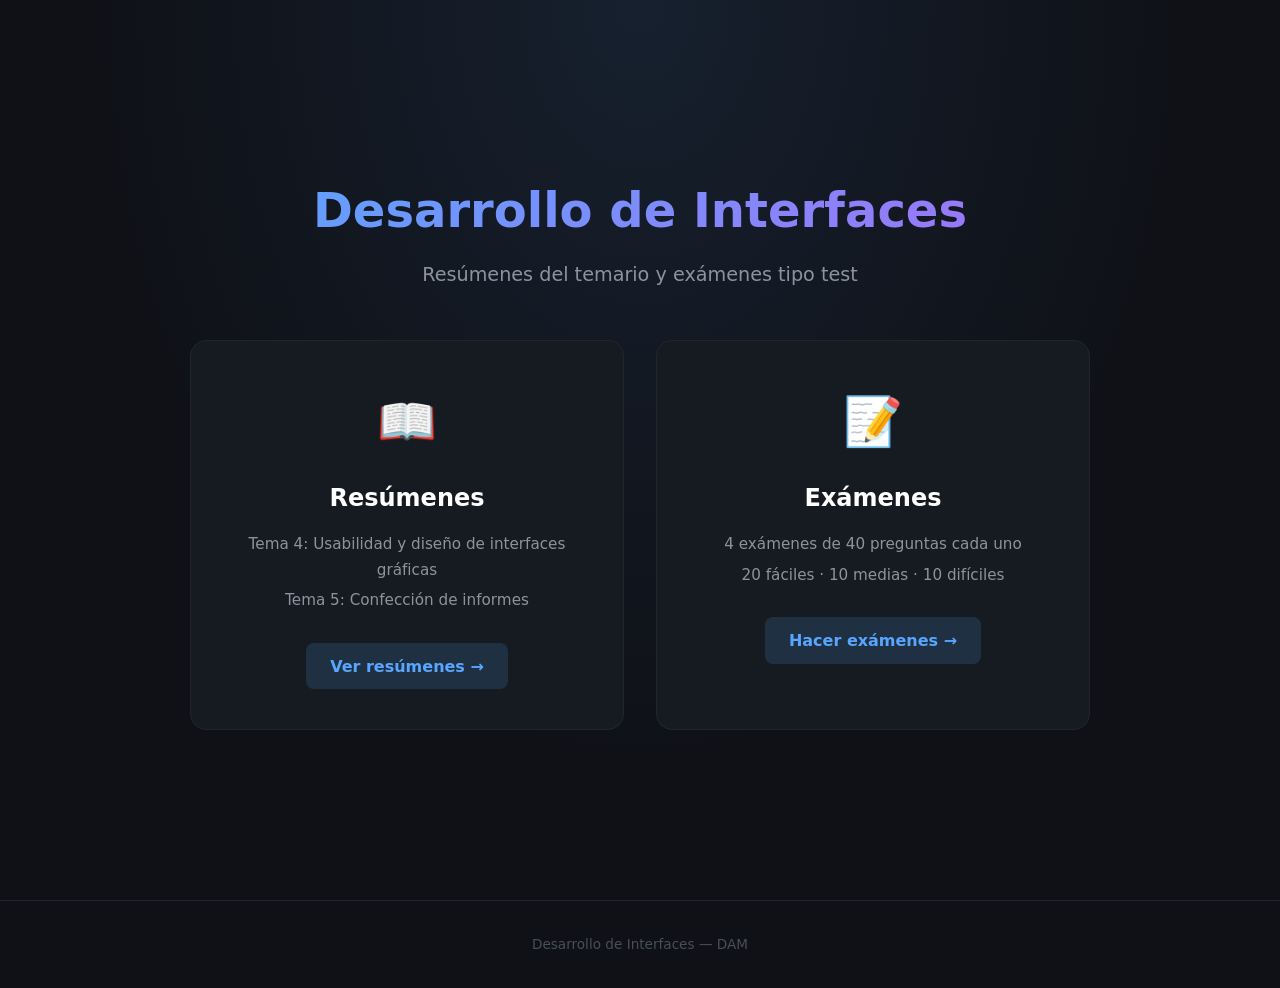
<file: index.html>
<!DOCTYPE html>
<html lang="es">
<head>
    <meta charset="UTF-8">
    <meta name="viewport" content="width=device-width, initial-scale=1.0">
    <title>Desarrollo de Interfaces — Temario y Exámenes</title>
    <link rel="stylesheet" href="css/style.css">
</head>
<body>
    <div class="hero">
        <div class="hero-content">
            <h1>Desarrollo de Interfaces</h1>
            <p class="subtitle">Resúmenes del temario y exámenes tipo test</p>
            <div class="hero-cards">
                <a href="temario.html" class="hero-card">
                    <div class="card-icon">📖</div>
                    <h2>Resúmenes</h2>
                    <p>Tema 4: Usabilidad y diseño de interfaces gráficas</p>
                    <p>Tema 5: Confección de informes</p>
                    <span class="card-btn">Ver resúmenes →</span>
                </a>
                <a href="examenes.html" class="hero-card">
                    <div class="card-icon">📝</div>
                    <h2>Exámenes</h2>
                    <p>4 exámenes de 40 preguntas cada uno</p>
                    <p>20 fáciles · 10 medias · 10 difíciles</p>
                    <span class="card-btn">Hacer exámenes →</span>
                </a>
            </div>
        </div>
    </div>
    <footer>
        <p>Desarrollo de Interfaces — DAM</p>
    </footer>
</body>
</html>
</file>
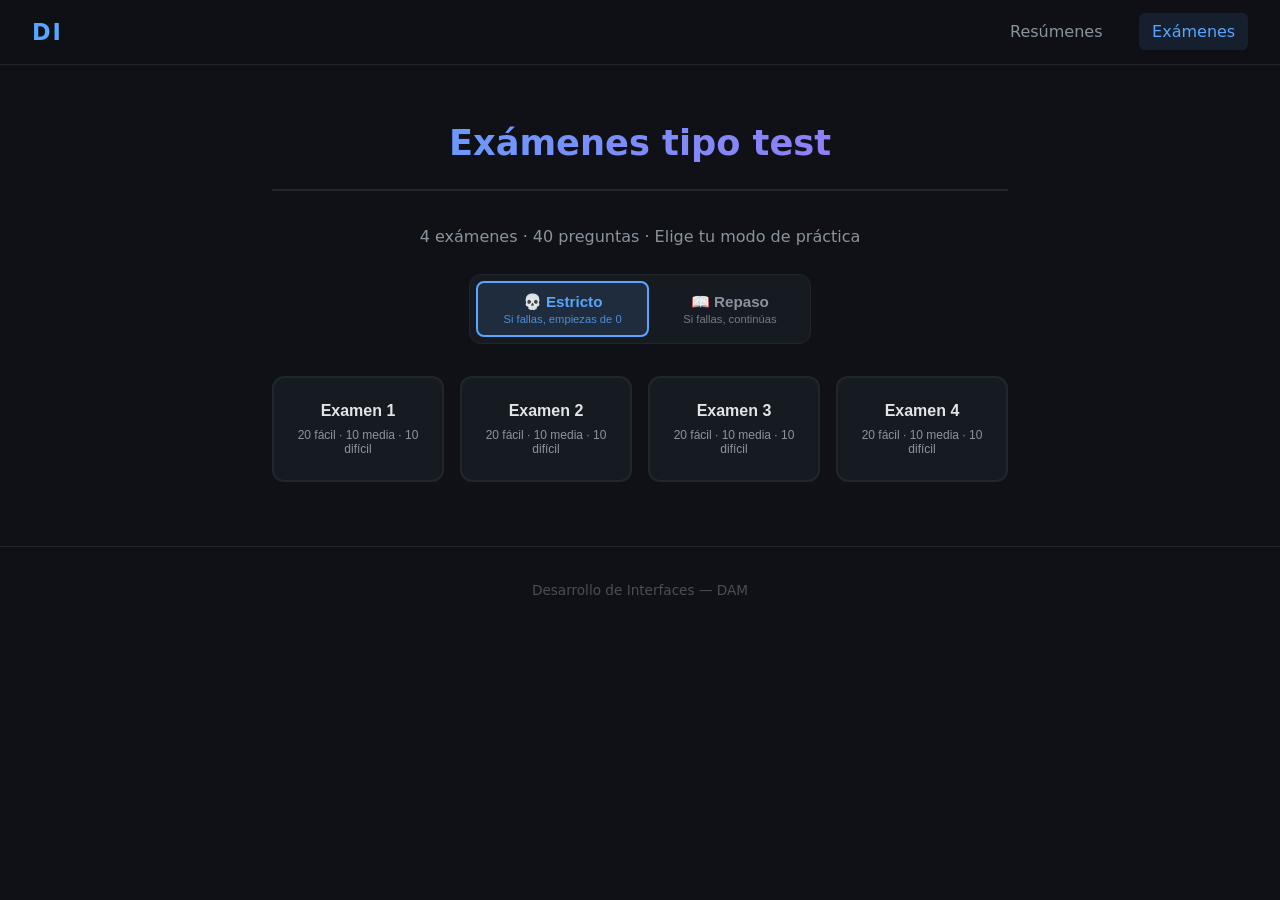
<file: examenes.html>
<!DOCTYPE html>
<html lang="es">
<head>
    <meta charset="UTF-8">
    <meta name="viewport" content="width=device-width, initial-scale=1.0">
    <title>Exámenes — Desarrollo de Interfaces</title>
    <link rel="stylesheet" href="css/style.css">
</head>
<body>
    <nav class="topnav">
        <a href="index.html" class="nav-logo">DI</a>
        <div class="nav-links">
            <a href="temario.html">Resúmenes</a>
            <a href="examenes.html" class="active">Exámenes</a>
        </div>
    </nav>

    <div class="exam-container">
        <h1 class="tema-title" style="text-align:center;margin-top:1rem;">Exámenes tipo test</h1>
        <p style="text-align:center;color:#8b949e;margin-bottom:1.5rem;">4 exámenes · 40 preguntas · Elige tu modo de práctica</p>

        <!-- Mode Toggle -->
        <div class="mode-toggle-container">
            <div class="mode-toggle">
                <button class="mode-btn active" id="btnEstricto" onclick="setMode(false)">
                    💀 Estricto
                    <span class="mode-desc">Si fallas, empiezas de 0</span>
                </button>
                <button class="mode-btn" id="btnRepaso" onclick="setMode(true)">
                    📖 Repaso
                    <span class="mode-desc">Si fallas, continúas</span>
                </button>
            </div>
        </div>

        <div class="exam-selector" id="examSelector">
            <button class="exam-btn" onclick="startExam(0)">Examen 1<div class="difficulty-info">20 fácil · 10 media · 10 difícil</div></button>
            <button class="exam-btn" onclick="startExam(1)">Examen 2<div class="difficulty-info">20 fácil · 10 media · 10 difícil</div></button>
            <button class="exam-btn" onclick="startExam(2)">Examen 3<div class="difficulty-info">20 fácil · 10 media · 10 difícil</div></button>
            <button class="exam-btn" onclick="startExam(3)">Examen 4<div class="difficulty-info">20 fácil · 10 media · 10 difícil</div></button>
        </div>

        <div class="quiz-area" id="quizArea">
            <div class="progress-bar-container"><div class="progress-bar" id="progressBar"></div></div>
            <div class="streak-bar">
                <span>Progreso:</span>
                <div class="streak-dots" id="streakDots"></div>
            </div>
            <div class="quiz-header">
                <span class="quiz-counter">Pregunta <span id="qNum">1</span>/40</span>
                <span class="difficulty-badge" id="diffBadge"></span>
            </div>
            <div class="question-card">
                <div class="question-text" id="qText"></div>
                <div class="options-grid" id="optionsGrid"></div>
            </div>
            <div style="text-align:center;margin-top:1rem;">
                <button class="result-btn btn-restart" onclick="backToSelector()" style="font-size:0.85rem;padding:0.5rem 1.2rem;">← Volver a exámenes</button>
            </div>
        </div>
    </div>

    <!-- FAIL OVERLAY -->
    <div class="result-overlay" id="failOverlay">
        <div class="result-card">
            <div class="result-icon">💀</div>
            <div class="result-title" style="color:#f85149;">¡Has fallado!</div>
            <div class="result-msg" id="failMsg">Vuelves a empezar desde la pregunta 1.</div>
            <button class="result-btn btn-restart" onclick="restartExam()">Reintentar desde el inicio</button>
        </div>
    </div>

    <!-- SUCCESS OVERLAY -->
    <div class="result-overlay" id="successOverlay">
        <div class="result-card">
            <div class="result-icon" id="successIcon">🏆</div>
            <div class="result-title" id="successTitle" style="color:#3fb950;">¡Examen completado!</div>
            <div class="result-msg" id="successMsg">Has contestado las 40 preguntas correctamente.</div>
            <button class="result-btn btn-success" onclick="backToSelector()">Volver a exámenes</button>
        </div>
    </div>

    <footer><p>Desarrollo de Interfaces — DAM</p></footer>

<script>
// ===================== ALL 160 QUESTIONS =====================
// Each exam: 40 questions (indices 0-19 easy, 20-29 medium, 30-39 hard)
const allExams = [

// ==================== EXAMEN 1 ====================
[
// --- FÁCIL (20) ---
{q:"¿Qué norma ISO define la usabilidad?",o:["ISO 9241-11","ISO 27001","ISO 9001","ISO 14001"],a:0,d:"facil"},
{q:"¿Cuáles son los tres pilares de la usabilidad según la ISO 9241-11?",o:["Efectividad, eficiencia y satisfacción","Velocidad, diseño y color","Accesibilidad, portabilidad y seguridad","Funcionalidad, fiabilidad y mantenibilidad"],a:0,d:"facil"},
{q:"Un radio button permite selección...",o:["Exclusiva (1 de N)","Múltiple (0 a N)","De texto libre","De arrastrar y soltar"],a:0,d:"facil"},
{q:"¿Qué tipo de interfaz es la de un software interno de un banco que el empleado debe usar obligatoriamente?",o:["Uso obligado","Uso electivo","Uso opcional","Uso recreativo"],a:0,d:"facil"},
{q:"¿Qué patrón de escaneo es típico en páginas con mucho texto como blogs?",o:["Patrón en F","Patrón en Z","Patrón en X","Patrón en L"],a:0,d:"facil"},
{q:"¿Cuántos elementos puede retener la memoria a corto plazo según la Ley de Miller?",o:["Entre 5 y 9","Entre 1 y 3","Entre 10 y 15","Entre 20 y 25"],a:0,d:"facil"},
{q:"Un checkbox permite selección...",o:["Múltiple (0 a N)","Exclusiva (1 de N)","Solo de 2 opciones","Secuencial"],a:0,d:"facil"},
{q:"¿Qué tipo de diálogo bloquea el resto de la aplicación?",o:["Modal","No modal","Flotante","Emergente"],a:0,d:"facil"},
{q:"¿Qué tipo de fuente es generalmente preferida para interfaces digitales?",o:["Sans Serif","Serif","Monospace","Cursiva"],a:0,d:"facil"},
{q:"¿Qué estándar WCAG AA exige para el contraste de texto?",o:["Ratio 4.5:1","Ratio 2:1","Ratio 10:1","Ratio 1:1"],a:0,d:"facil"},
{q:"¿Qué representa la fase final de obtención de información útil de una base de datos?",o:["Los informes","Las consultas SQL","Las tablas","Los formularios"],a:0,d:"facil"},
{q:"¿Qué sección del informe aparece una sola vez al inicio con el título y logo?",o:["Cabecera del informe","Cabecera de página","Detalle","Pie de informe"],a:0,d:"facil"},
{q:"¿Qué sección del informe contiene el grueso de la información y se repite por cada registro?",o:["Detalle","Cabecera del informe","Pie de grupo","Cabecera de grupo"],a:0,d:"facil"},
{q:"¿Qué herramienta de informes utiliza archivos XML para definir la lógica visual?",o:["PHPReports","Crystal Reports","JasperReports","Microsoft Report Builder"],a:0,d:"facil"},
{q:"En JasperReports, ¿cuál es el formato del fichero de diseño legible?",o:["JRXML","JASPER","JSON","CSV"],a:0,d:"facil"},
{q:"¿Qué formato se obtiene al compilar un fichero JRXML?",o:[".jasper",".jar",".class",".pdf"],a:0,d:"facil"},
{q:"¿Qué librería Apache se usa para generar PDFs en JasperReports?",o:["iText PDF Library","Apache POI","Commons Logging","Commons Digester"],a:0,d:"facil"},
{q:"¿Qué tipo de control combina una caja de texto con una lista?",o:["Combo box","Drop-down list","Radio button","Checkbox"],a:0,d:"facil"},
{q:"Según Nielsen, ¿qué heurística dice que el sistema siempre debe informar al usuario de lo que ocurre?",o:["Visibilidad del estado del sistema","Prevención de errores","Diseño estético y minimalista","Ayuda y documentación"],a:0,d:"facil"},
{q:"¿Qué patrón de escaneo es típico en Landing Pages con poco texto?",o:["Patrón en Z","Patrón en F","Patrón en S","Patrón en W"],a:0,d:"facil"},

// --- MEDIA (10) ---
{q:"¿Qué diferencia hay entre eficacia y eficiencia en usabilidad?",o:["Eficacia es lograr el objetivo; eficiencia es con cuántos recursos","Eficiencia es lograr el objetivo; eficacia es la rapidez","Son sinónimos dentro de la ISO 9241-11","Eficacia mide satisfacción; eficiencia mide errores"],a:0,d:"media"},
{q:"¿Qué es la affordance en diseño de interfaces?",o:["Lo que un objeto puede hacer (su capacidad funcional)","El color que tiene un botón","La posición de un elemento en pantalla","El tipo de fuente utilizada"],a:0,d:"media"},
{q:"¿Cuál es la diferencia entre un informe incrustado y uno no incrustado?",o:["El incrustado se compila con el binario; el no incrustado es un archivo externo","El incrustado es dinámico; el no incrustado es estático","No hay diferencia real","El incrustado solo funciona en web"],a:0,d:"media"},
{q:"¿Qué modelo de objetos de Crystal Reports permite manipular programáticamente el informe en tiempo de ejecución?",o:["ReportDocument","CrystalReportViewer","InfoObject","ReportEngine"],a:0,d:"media"},
{q:"En la Ley de Jakob, ¿qué principio establece?",o:["Los usuarios esperan que tu sitio funcione como los demás que usan","Cada página debe tener máximo 7 elementos","Los colores deben ser consistentes","Los menús deben estar siempre visibles"],a:0,d:"media"},
{q:"¿Cuál es la ventaja principal de filtrar datos en el origen (SQL) vs en el destino?",o:["Es más eficiente porque reduce la carga de datos transferidos","No tiene ninguna ventaja","Se obtienen más registros","Permite usar más colores en el informe"],a:0,d:"media"},
{q:"¿Qué función de PHPReports recupera el valor actual del puntero en la fila?",o:["getValue(campo)","getSum(campo)","getMax(campo)","getRowCount()"],a:0,d:"media"},
{q:"Un aviso de batería baja en el móvil, ¿qué tipo de diálogo debería ser?",o:["No modal, porque no debe interrumpir al usuario","Modal, porque es una alerta importante","Siempre debería ser una notificación push","No debería mostrarse nunca"],a:0,d:"media"},
{q:"¿Por qué no se debe usar solo el color para transmitir información importante en una interfaz?",o:["Porque las personas con daltonismo no podrían percibirla","Porque los colores se ven diferentes en cada pantalla","Porque los colores distraen","Porque slows down rendering"],a:0,d:"media"},
{q:"¿Qué sección del informe muestra subtotales y resúmenes por categoría?",o:["Pie de grupo","Cabecera del informe","Detalle","Cabecera de página"],a:0,d:"media"},

// --- DIFÍCIL (10) ---
{q:"¿Cuál es la diferencia entre affordance y significancia en diseño de interfaces?",o:["Affordance es lo que el objeto puede hacer; significancia es la pista visual que lo comunica","Son el mismo concepto con diferente nombre","Affordance es visual; significancia es funcional","Significancia solo aplica a iconos, affordance a botones"],a:0,d:"dificil"},
{q:"En Crystal Reports, ¿qué modelo de objetos está orientado a configuración avanzada en servidores Enterprise?",o:["InfoObject","ReportDocument","CrystalReportViewer","ReportFactory"],a:0,d:"dificil"},
{q:"¿Por qué se recomienda evitar el azul puro en texto fino de interfaces?",o:["El ojo humano tiene dificultad para enfocarlo en líneas finas","No se ve bien en pantallas OLED","Es un color reservado para enlaces","Reduce el contraste automáticamente"],a:0,d:"dificil"},
{q:"¿Qué dependencia Apache en JasperReports se encarga del análisis de reglas de configuración XML de los JRXML?",o:["Commons Digester","Commons Logging","iText PDF Library","Apache POI"],a:0,d:"dificil"},
{q:"¿Qué heurística de Nielsen establece que los aceleradores para expertos deben ser invisibles para los novatos?",o:["Flexibilidad y eficiencia de uso","Prevención de errores","Consistencia y estándares","Reconocer mejor que recordar"],a:0,d:"dificil"},
{q:"¿Qué visor de JasperReports extiende JFrame y funciona como ventana independiente?",o:["JasperViewer","JRViewer","JasperExportManager","JasperPrint"],a:0,d:"dificil"},
{q:"En un informe incrustado (embedded), ¿por qué ofrece mayor seguridad que uno externo?",o:["Porque al compilar se incrusta en el ensamblado (DLL/EXE) y no es editable","Porque usa encriptación AES","Porque requiere autenticación del usuario","Porque solo funciona en redes locales"],a:0,d:"dificil"},
{q:"¿Por qué las rutas de disco fallan al empaquetar un JAR con informes JasperReports?",o:["Porque al empaquetar el JAR las rutas absolutas no existen dentro del archivo comprimido","Porque Java no soporta rutas de disco","Porque los informes deben ser compilados antes","Porque el JAR no puede contener archivos XML"],a:0,d:"dificil"},
{q:"¿Qué test de usabilidad se realiza en la fase final para certificar que cumple los estándares?",o:["Test de validación","Test exploratorio","Test de evaluación","Test de comparación"],a:0,d:"dificil"},
{q:"¿Qué método de Java permite acceder a ficheros de forma independiente al sistema operativo dentro de un JAR?",o:["getClass().getResource()","File.open()","System.loadLibrary()","Runtime.exec()"],a:0,d:"dificil"}
],

// ==================== EXAMEN 2 ====================
[
// --- FÁCIL (20) ---
{q:"¿Qué es la usabilidad?",o:["El grado en que un producto puede ser usado con efectividad, eficiencia y satisfacción","La velocidad con la que carga una página","La cantidad de funciones que tiene un software","Lo bonito que es un diseño"],a:0,d:"facil"},
{q:"En una interfaz de uso electivo, ¿qué pasa si la usabilidad es mala?",o:["El usuario se va a la competencia","El usuario debe adaptarse","No pasa nada","El sistema se cae"],a:0,d:"facil"},
{q:"¿Qué sección del informe se repite en cada folio con los encabezados de columna?",o:["Cabecera de página","Cabecera del informe","Detalle","Pie de informe"],a:0,d:"facil"},
{q:"¿Qué principio de diseño visual dice que los controles similares deben estar juntos?",o:["Agrupamiento","Visibilidad","Consistencia","Minimismo"],a:0,d:"facil"},
{q:"¿Qué heurística de Nielsen habla de ofrecer salidas de emergencia claras como Deshacer?",o:["Control y libertad del usuario","Visibilidad del estado","Prevención de errores","Diseño minimalista"],a:0,d:"facil"},
{q:"Un diálogo no modal permite...",o:["Interactuar con la ventana principal mientras está abierto","Bloquear toda la aplicación","Solo ver información","Ejecutar scripts automáticos"],a:0,d:"facil"},
{q:"¿Qué componente de JasperReports se genera al llenar un .jasper con datos?",o:["JasperPrint","JRXML","JasperViewer","JRViewer"],a:0,d:"facil"},
{q:"¿A qué formatos puede exportarse un JasperPrint?",o:["PDF, HTML, Excel, Word","Solo PDF","Solo HTML","Solo Excel"],a:0,d:"facil"},
{q:"¿Qué propiedad del color se refiere a la pureza del mismo?",o:["Saturación","Tonalidad","Brillo","Opacidad"],a:0,d:"facil"},
{q:"¿Qué tipo de usuario necesita claridad, guía paso a paso y seguridad?",o:["Usuario novato","Usuario experto","Administrador del sistema","Diseñador UX"],a:0,d:"facil"},
{q:"¿Qué es un modelo mental en diseño de interfaces?",o:["Lo que el usuario cree sobre cómo funciona un sistema","El diagrama UML del sistema","El código fuente de la interfaz","Las instrucciones del manual"],a:0,d:"facil"},
{q:"¿Qué función de PHPReports cuenta las filas del grupo actual?",o:["getRowCount()","getValue()","getSum()","getMax()"],a:0,d:"facil"},
{q:"¿Qué librería Apache transforma datos en libros de Microsoft Excel en JasperReports?",o:["Apache POI","iText PDF","Commons Logging","Commons Digester"],a:0,d:"facil"},
{q:"¿Cuál es el primer paso para crear un informe en Crystal Reports con Visual Studio?",o:["Nuevo Proyecto → Reporting → Aplicación de Crystal Reports","Abrir un archivo PDF","Escribir código SQL directamente","Crear una base de datos nueva"],a:0,d:"facil"},
{q:"¿Qué regla de diseño dice que el texto oscuro debe ir sobre fondo claro?",o:["Contraste","Saturación","Agrupamiento","Affordance"],a:0,d:"facil"},
{q:"¿Qué principio de la Gestalt dice que los elementos cercanos se perciben como relacionados?",o:["Principio de agrupamiento (proximidad)","Principio de similitud","Principio de cierre","Principio de continuidad"],a:0,d:"facil"},
{q:"¿Qué tipo de test de usabilidad se usa en la fase inicial para evaluar conceptos preliminares?",o:["Test exploratorio","Test de validación","Test de comparación","Test de evaluación"],a:0,d:"facil"},
{q:"Los informes incluyen metadatos como...",o:["Números de página, fechas de generación, agrupaciones","Solo el nombre de la base de datos","Solo la fecha actual","Solo el nombre del usuario"],a:0,d:"facil"},
{q:"¿Qué es la tolerancia al error en usabilidad?",o:["Prevenir errores, facilitar recuperación y permitir reversibilidad","Ignorar todos los errores del usuario","Mostrar solo códigos de error técnicos","Reiniciar la app ante cualquier fallo"],a:0,d:"facil"},
{q:"¿Qué sección del informe indica el inicio de una nueva categoría?",o:["Cabecera de grupo","Cabecera de página","Pie de informe","Detalle"],a:0,d:"facil"},

// --- MEDIA (10) ---
{q:"¿Qué diferencia principal hay entre una drop-down list y un combo box?",o:["El combo box permite escribir un valor nuevo además de elegir de la lista","No hay diferencia","La drop-down permite selección múltiple","El combo box solo muestra números"],a:0,d:"media"},
{q:"¿Qué significa que la memorabilidad es clave para software de uso esporádico?",o:["Que el usuario pueda volver después de mucho tiempo y recordar cómo usarlo","Que el software se cierre automáticamente","Que necesita tutorial obligatorio cada vez","Que solo funciona con contraseña"],a:0,d:"media"},
{q:"¿Por qué un radio button siempre debe tener una opción seleccionada por defecto?",o:["Para que el usuario siempre tenga un valor inicial válido y no deje la selección vacía","Porque el sistema no puede funcionar sin selección","Porque es una regla del navegador","Para que el formulario sea más bonito"],a:0,d:"media"},
{q:"En PHPReports, ¿qué método vincula la lógica del informe con el archivo XML?",o:["setXML(\"archivo.xml\")","run()","setPassword()","setUser()"],a:0,d:"media"},
{q:"¿Cuál es la diferencia entre el test de evaluación y el test de validación?",o:["Evaluación valida operaciones en fase intermedia; validación certifica en fase final","Son el mismo test con diferente nombre","Evaluación es más difícil","Validación se hace solo con código"],a:0,d:"media"},
{q:"¿Qué heurística de Nielsen establece que es mejor un diseño que prevenga errores que buenos mensajes de error?",o:["Prevención de errores","Ayudar a reconocer errores","Visibilidad del estado","Control y libertad del usuario"],a:0,d:"media"},
{q:"¿Por qué los informes son más complejos de construir que una consulta SQL?",o:["Porque requieren definir jerarquías, flujos y sumarios además de los datos","Porque necesitan más memoria RAM","Porque SQL no puede usarse en informes","Porque los informes no usan bases de datos"],a:0,d:"media"},
{q:"Si un icono no tiene etiqueta de texto ni tooltip, ¿qué problema genera?",o:["Duda → fricción → mala usabilidad","Mejora el rendimiento","Es más accesible","No genera ningún problema"],a:0,d:"media"},
{q:"¿Qué modelo de Crystal Reports es el más ligero y se usa para ver e imprimir informes?",o:["CrystalReportViewer","ReportDocument","InfoObject","ReportEngine"],a:0,d:"media"},
{q:"¿Qué sucede si el diseño no coincide con el modelo mental del usuario?",o:["Se genera fricción y el usuario comete errores","El sistema se bloquea","El diseño se adapta automáticamente","No pasa nada importante"],a:0,d:"media"},

// --- DIFÍCIL (10) ---
{q:"¿Cuál es la diferencia entre un informe incrustado y uno no incrustado en cuanto a mantenimiento?",o:["El incrustado requiere recompilación; el no incrustado permite actualización en caliente","El incrustado se actualiza automáticamente; el no incrustado se borra","Ambos requieren recompilación","Ambos permiten actualización en caliente"],a:0,d:"dificil"},
{q:"¿Qué estrategia debe seguirse si en una base de datos no hay un campo de 'ciudad' para filtrar informes?",o:["Buscar por rango de códigos postales o prefijos telefónicos","No se puede filtrar","Crear una nueva base de datos","Pedir al usuario que escriba la ciudad manualmente"],a:0,d:"dificil"},
{q:"¿Qué heurística de Nielsen dice que cada unidad de información extra compite con la información relevante?",o:["Diseño estético y minimalista","Visibilidad del estado","Prevención de errores","Correspondencia con el mundo real"],a:0,d:"dificil"},
{q:"En JasperReports, ¿en qué paso del flujo se une el .jasper con un DataSource?",o:["En el llenado (fill), generando un JasperPrint","En la compilación del JRXML","En la exportación a PDF","En la creación del diseño"],a:0,d:"dificil"},
{q:"¿Qué diferencia hay entre JRViewer y JasperViewer?",o:["JRViewer está basado en JPanel (se incrusta en apps); JasperViewer extiende JFrame (ventana independiente)","Son iguales pero con diferente nombre","JRViewer solo exporta; JasperViewer solo visualiza","JRViewer es para web; JasperViewer para escritorio"],a:0,d:"dificil"},
{q:"¿Qué dependencia de JasperReports se encarga de la gestión centralizada de depuración de errores del motor?",o:["Commons Logging","Commons Digester","iText PDF Library","Apache POI"],a:0,d:"dificil"},
{q:"¿Qué clase de JasperReports se usa para exportaciones directas a ficheros sin interfaz gráfica?",o:["JasperExportManager","JasperViewer","JRViewer","JasperPrint"],a:0,d:"dificil"},
{q:"¿Por qué la eficacia se considera un prerrequisito y la eficiencia una optimización?",o:["Porque primero el usuario debe lograr su objetivo y luego se mide con cuántos recursos lo hizo","Porque la eficiencia no importa","Porque la eficacia solo se mide en tests","Porque la eficiencia solo aplica a sistemas rápidos"],a:0,d:"dificil"},
{q:"¿Qué tipo de prueba de usabilidad compara alternativas de diseño o con la competencia?",o:["Test de comparación","Test de validación","Test exploratorio","Test de evaluación"],a:0,d:"dificil"},
{q:"¿Cuál es la regla de oro del filtrado de informes en Big Data?",o:["Basar los filtros en campos indexados para tiempos de respuesta óptimos","Usar solo filtros de texto","Nunca filtrar en Big Data","Filtrar siempre en el destino"],a:0,d:"dificil"}
],

// ==================== EXAMEN 3 ====================
[
// --- FÁCIL (20) ---
{q:"¿Qué significa eficacia en usabilidad?",o:["Lograr el objetivo con precisión y plenitud","Hacerlo rápido","Que sea bonito","Que no haya errores técnicos"],a:0,d:"facil"},
{q:"¿Qué significa eficiencia en usabilidad?",o:["Los recursos empleados (tiempo, esfuerzo) para lograr el objetivo","Lograr el objetivo","La satisfacción del usuario","El número de funciones disponibles"],a:0,d:"facil"},
{q:"¿Qué principio de diseño establece que los controles frecuentes deben ser visibles y los raros ocultos?",o:["Visibilidad","Agrupamiento","Consistencia","Affordance"],a:0,d:"facil"},
{q:"Un usuario experto necesita principalmente...",o:["Rapidez, eficiencia y control total","Guía paso a paso y seguridad","Colores brillantes","Tutoriales constantes"],a:0,d:"facil"},
{q:"¿Qué tipo de fuente se considera mejor para papel impreso?",o:["Serif","Sans Serif","Monospace","Decorativa"],a:0,d:"facil"},
{q:"¿Qué propiedad del color se refiere a la cantidad de luz?",o:["Brillo","Tonalidad","Saturación","Opacidad"],a:0,d:"facil"},
{q:"¿Qué heurística de Nielsen habla de seguir las convenciones de la plataforma?",o:["Consistencia y estándares","Visibilidad del estado","Control y libertad","Diseño minimalista"],a:0,d:"facil"},
{q:"¿Qué sección del informe contiene los totales generales?",o:["Pie de informe","Cabecera del informe","Detalle","Cabecera de grupo"],a:0,d:"facil"},
{q:"¿Qué método ejecuta el motor de transformación en PHPReports?",o:["run()","execute()","start()","generate()"],a:0,d:"facil"},
{q:"¿Para qué sirve un diálogo modal?",o:["Para decisiones críticas como confirmar borrado de datos","Para mostrar paletas de herramientas","Para mostrar notificaciones informativas","Para hacer búsquedas"],a:0,d:"facil"},
{q:"¿Qué heurística de Nielsen dice que hay que hablar el lenguaje del usuario?",o:["Correspondencia con el mundo real","Consistencia y estándares","Diseño minimalista","Prevención de errores"],a:0,d:"facil"},
{q:"La facilidad de aprendizaje es clave para sistemas de...",o:["Uso público como webs","Uso interno de empresa","Uso esporádico","Juegos"],a:0,d:"facil"},
{q:"¿Qué tipo de conexión configura Crystal Reports para acceder a SQL Server?",o:["OLE DB (ADO)","FTP","SSH","WebSocket"],a:0,d:"facil"},
{q:"¿Qué representa la tonalidad de un color?",o:["El color en sí (rojo, verde, azul...)","La pureza del color","La cantidad de luz","La transparencia"],a:0,d:"facil"},
{q:"¿Qué acción realiza la función getSum(campo) de PHPReports?",o:["Acumula en memoria los valores para el grupo actual","Recupera el valor actual","Cuenta filas","Obtiene el valor máximo"],a:0,d:"facil"},
{q:"Una tienda online es un ejemplo de interfaz de...",o:["Uso electivo","Uso obligado","Uso interno","Uso restringido"],a:0,d:"facil"},
{q:"¿Qué es la reversibilidad en tolerancia al error?",o:["La posibilidad de deshacer acciones (botón Deshacer)","Que el sistema nunca falle","Que no haya botones","Que el sistema se reinicie solo"],a:0,d:"facil"},
{q:"¿Qué heurística dice que es mejor reconocer que recordar?",o:["Reconocer mejor que recordar","Prevención de errores","Consistencia y estándares","Ayuda y documentación"],a:0,d:"facil"},
{q:"Un panel de colores en Photoshop debería ser un diálogo...",o:["No modal, porque necesitas ver el lienzo","Modal, porque es una herramienta importante","Maximizado","Minimizado"],a:0,d:"facil"},
{q:"¿Dónde se ubican los subtotales de un grupo en un informe?",o:["En el pie de grupo","En la cabecera del informe","En el detalle","En la cabecera de página"],a:0,d:"facil"},

// --- MEDIA (10) ---
{q:"¿Qué ventaja tienen los informes no incrustados sobre los incrustados?",o:["Permiten actualización en caliente sin recompilar","Son más seguros","Se compilan automáticamente","Tienen mejor rendimiento"],a:0,d:"media"},
{q:"¿Por qué la satisfacción del usuario es importante en usabilidad?",o:["Porque un usuario insatisfecho abandonará el producto incluso si es funcional","Solo importa en redes sociales","No es realmente importante","Solo afecta a usuarios novatos"],a:0,d:"media"},
{q:"¿Qué problema puede generar usar colores muy saturados en una interfaz?",o:["Cansan la vista del usuario","Mejoran la legibilidad","No generan ningún problema","Hacen la interfaz más accesible"],a:0,d:"media"},
{q:"¿Qué significa que la significancia es una pista visual que comunica la affordance?",o:["Que elementos visuales como sombras o bordes indican que algo es clickeable","Que el color del botón cambia al hacer click","Que hay un manual de usuario incluido","Que todos los elementos deben ser iguales"],a:0,d:"media"},
{q:"¿Por qué es mejor usar un calendario en lugar de pedir escribir fechas manualmente?",o:["Porque previene errores de formato y entrada","Porque es más bonito","Porque ocupa menos espacio","Porque es obligatorio por ley"],a:0,d:"media"},
{q:"¿Qué riesgo tiene una interfaz de uso obligado con mala usabilidad?",o:["El usuario se frustra pero debe adaptarse, reduciendo productividad","El usuario se va a la competencia","No tiene ningún riesgo","El sistema se vuelve más seguro"],a:0,d:"media"},
{q:"¿Para qué caso de uso son ideales los informes no incrustados?",o:["ERPs e informes web dinámicos donde el diseño cambia frecuentemente","Apps de escritorio cerradas","Aplicaciones móviles","Juegos"],a:0,d:"media"},
{q:"¿Qué heurística de Nielsen dice que los mensajes de error deben estar en lenguaje claro y sugerir solución?",o:["Ayudar a reconocer, diagnosticar y recuperarse de errores","Prevención de errores","Consistencia y estándares","Visibilidad del estado"],a:0,d:"media"},
{q:"¿Qué significado puede tener el color rojo según la cultura?",o:["Puede significar peligro o suerte según la cultura","Siempre significa peligro","Siempre significa amor","No tiene significado cultural"],a:0,d:"media"},
{q:"¿Cuál es la diferencia entre evaluación heurística y test con usuarios?",o:["Heurística la hacen expertos buscando violaciones de principios; test con usuarios observa personas reales","Son el mismo proceso","Heurística es más cara","Test con usuarios no requiere observación"],a:0,d:"media"},

// --- DIFÍCIL (10) ---
{q:"Si pones el logo de un sitio web a la derecha en vez de a la izquierda, ¿qué principio se viola?",o:["La Ley de Jakob (modelo mental del usuario basado en otros sitios)","Principio de agrupamiento","Ley de Miller","Principio de contraste"],a:0,d:"dificil"},
{q:"¿Por qué getClass().getResource() es preferible a rutas absolutas para acceder a informes en Java?",o:["Porque funciona independientemente del SO y dentro de archivos JAR","Porque es más rápido","Porque no necesita permisos de lectura","Porque solo funciona en Windows"],a:0,d:"dificil"},
{q:"¿Qué relación hay entre la Ley de Miller y el diseño de menús de navegación?",o:["Los menús no deben mostrar más de 5-9 opciones seguidas sin agrupar","Los menús deben ser siempre horizontales","La ley no aplica a menús","Los menús deben tener al menos 15 opciones"],a:0,d:"dificil"},
{q:"En el flujo de JasperReports, ¿por qué el JRXML solo se recompila si hay cambios en el diseño?",o:["Porque el .jasper binario ya compilado se reutiliza para mejorar rendimiento","Porque Java no permite recompilaciones","Porque el JRXML se borra después de compilar","Porque los cambios de datos requieren recompilación"],a:0,d:"dificil"},
{q:"¿Cuál es el uso ideal de informes incrustados (embedded)?",o:["Aplicaciones de escritorio cerradas donde la seguridad prima","ERPs web con informes dinámicos","Sistemas donde el diseño cambia frecuentemente","Aplicaciones móviles con actualizaciones constantes"],a:0,d:"dificil"},
{q:"¿Qué heurística de Nielsen se viola si una aplicación usa términos técnicos incomprensibles para el usuario final?",o:["Correspondencia con el mundo real","Consistencia y estándares","Diseño minimalista","Flexibilidad y eficiencia"],a:0,d:"dificil"},
{q:"¿Qué impacto tiene la falta de significancia en un botón plano sin bordes ni sombras?",o:["El usuario no reconoce que es interactivo y no lo pulsa","El botón funciona más rápido","Mejora la accesibilidad","Reduce el tiempo de carga"],a:0,d:"dificil"},
{q:"En PHPReports, ¿qué función se usa para mostrar el récord de ventas (valor más alto) de un grupo?",o:["getMax(campo)","getSum(campo)","getValue(campo)","getRowCount()"],a:0,d:"dificil"},
{q:"¿Por qué es importante que las carpetas marcadas como Resources se inyecten en el classpath al construir?",o:["Para que los informes sean accesibles dentro del JAR empaquetado independientemente del SO","Para que el IDE compile más rápido","Para que los archivos se borren automáticamente","Para cumplir requisitos de seguridad"],a:0,d:"dificil"},
{q:"¿Qué test de usabilidad es más apropiado para comparar tu diseño con el de la competencia?",o:["Test de comparación","Test de validación","Test exploratorio","Test de evaluación"],a:0,d:"dificil"}
],

// ==================== EXAMEN 4 ====================
[
// --- FÁCIL (20) ---
{q:"¿Qué heurística de Nielsen habla de ofrecer ayuda y documentación fácil de buscar?",o:["Ayuda y documentación","Prevención de errores","Visibilidad del estado","Diseño estético"],a:0,d:"facil"},
{q:"Los registros individuales crudos se muestran en...",o:["Una tabla","Un informe","Un formulario","Un gráfico"],a:0,d:"facil"},
{q:"¿Qué propiedad del color se refiere al color en sí?",o:["Tonalidad","Saturación","Brillo","Contraste"],a:0,d:"facil"},
{q:"¿Qué heurística habla de no contener información irrelevante?",o:["Diseño estético y minimalista","Ayuda y documentación","Visibilidad del estado","Control y libertad"],a:0,d:"facil"},
{q:"¿Qué clase se instancia primero en PHPReports?",o:["PHPReportMaker","PHPReportViewer","PHPReportEngine","PHPReportBuilder"],a:0,d:"facil"},
{q:"¿Dónde debe ponerse el botón de compra según el patrón en Z?",o:["Abajo-derecha","Arriba-izquierda","Centro de la página","Abajo-izquierda"],a:0,d:"facil"},
{q:"¿Qué tres cosas debe dar la tolerancia al error?",o:["Prevención, recuperación y reversibilidad","Velocidad, color y tamaño","Contraste, brillo y saturación","Eficacia, eficiencia y satisfacción"],a:0,d:"facil"},
{q:"¿Qué principio de diseño mantiene la misma distribución y estilo en toda la app?",o:["Consistencia","Agrupamiento","Visibilidad","Affordance"],a:0,d:"facil"},
{q:"¿Qué tipo de interfaz ideal tiene el usuario experto?",o:["Atajos de teclado, comandos, personalización","Asistentes y menús explicativos","Iconos grandes con texto descriptivo","Tutoriales interactivos"],a:0,d:"facil"},
{q:"En un informe, ¿qué son los campos calculados?",o:["Resultados que no existen físicamente en la BD como porcentajes","Campos que se calculan a mano","Columnas vacías del informe","Campos obligatorios del formulario"],a:0,d:"facil"},
{q:"¿Cómo se escribe un buen mensaje de error según la usabilidad?",o:["En lenguaje claro indicando el problema y sugiriendo solución","Con un código numérico técnico","Solo con el texto 'Error'","En inglés siempre"],a:0,d:"facil"},
{q:"¿Qué función de PHPReports obtiene el valor máximo del grupo?",o:["getMax(campo)","getSum(campo)","getValue(campo)","getAvg(campo)"],a:0,d:"facil"},
{q:"¿Qué es la facilidad de aprendizaje en usabilidad?",o:["La facilidad para realizar tareas la primera vez que se usa el diseño","La velocidad de carga de la página","La cantidad de tutoriales disponibles","El número de idiomas soportados"],a:0,d:"facil"},
{q:"¿Qué sucede cuando guardas cambios al cerrar una aplicación? ¿Qué tipo de diálogo aparece?",o:["Modal, porque es una decisión crítica","No modal, porque no es importante","No aparece ninguno","Un diálogo flotante"],a:0,d:"facil"},
{q:"¿Qué usa una drop-down list para evitar errores del usuario?",o:["Una lista cerrada de opciones predefinidas","Texto libre sin validación","Solo números","Solo fechas"],a:0,d:"facil"},
{q:"¿Cuántas heurísticas estableció Jakob Nielsen?",o:["10","5","7","12"],a:0,d:"facil"},
{q:"El espacio en blanco sirve para...",o:["Separar secciones visualmente y mejorar la legibilidad","Desperdiciar espacio en pantalla","Hacer la página más lenta","Ocultar contenido importante"],a:0,d:"facil"},
{q:"¿Con qué se deben acompañar siempre los iconos para evitar ambigüedad?",o:["Etiqueta de texto o tooltip","Más iconos","Colores brillantes","Animaciones"],a:0,d:"facil"},
{q:"¿Qué formato universal tienen los informes para presentar información?",o:["Lenguaje visual y escrito comprensible sin formación previa","Solo código binario","Solo gráficos","Solo tablas numéricas"],a:0,d:"facil"},
{q:"¿Qué componente de un informe otorga permanencia y movilidad fuera del sistema?",o:["La portabilidad (diseñados para impresión)","La velocidad","El color","La base de datos"],a:0,d:"facil"},

// --- MEDIA (10) ---
{q:"¿Por qué en el patrón en F el contenido importante debe estar al inicio de los párrafos?",o:["Porque el usuario solo lee las primeras palabras de cada línea antes de escanear verticalmente","Porque los motores de búsqueda lo exigen","Porque el CSS lo requiere","Porque las pantallas solo muestran el inicio"],a:0,d:"media"},
{q:"¿Qué problema genera tener un menú con 15 opciones seguidas sin agrupar?",o:["Viola la Ley de Miller al superar la capacidad de memoria a corto plazo","Mejora la navegación","No genera ningún problema","Hace la app más profesional"],a:0,d:"media"},
{q:"¿Cuál es la diferencia entre prevenir errores y recuperarse de errores?",o:["Prevenir usa diseño proactivo (ej. calendarios); recuperarse ofrece mensajes claros después del error","Son lo mismo","Prevenir es más costoso así que no se recomienda","Recuperarse significa reiniciar el sistema"],a:0,d:"media"},
{q:"¿Qué ventaja tiene un informe incrustado en cuanto a implementación?",o:["Es más simple con menos archivos que gestionar","Es más flexible","Permite cambios en caliente","Es más dinámico"],a:0,d:"media"},
{q:"¿Qué heurística de Nielsen cubre los atajos de teclado para usuarios avanzados?",o:["Flexibilidad y eficiencia de uso","Prevención de errores","Consistencia y estándares","Visibilidad del estado"],a:0,d:"media"},
{q:"¿Por qué el Principio de agrupamiento de la Gestalt es importante en diseño?",o:["Porque el cerebro agrupa elementos cercanos como relacionados y esto organiza la información","Porque los elementos deben estar lejos entre sí","Porque mejora la velocidad de carga","Porque es obligatorio por normativa"],a:0,d:"media"},
{q:"¿Qué hace el método setUser() en PHPReports?",o:["Define las credenciales de usuario para la conexión a la base de datos","Cambia el nombre del informe","Establece el estilo visual","Exporta el informe"],a:0,d:"media"},
{q:"¿Por qué se dice que el botón Deshacer es la mejor herramienta para un usuario?",o:["Porque permite revertir acciones no deseadas, ofreciendo seguridad y reduciendo el miedo al error","Porque es el botón más grande","Porque es obligatorio en todas las apps","Porque los usuarios no leen instrucciones"],a:0,d:"media"},
{q:"¿Cuál es la función de la cabecera de página en un informe?",o:["Repetir los encabezados de columna y numeración en cada folio","Mostrar el logo una sola vez","Calcular totales generales","Filtrar los datos"],a:0,d:"media"},
{q:"¿Qué relación hay entre un enlace azul subrayado y el concepto de affordance?",o:["El color azul y el subrayado son significantes que comunican la affordance de navegar","El azul es obligatorio para todos los links","El subrayado reduce la accesibilidad","No hay relación"],a:0,d:"media"},

// --- DIFÍCIL (10) ---
{q:"¿Cuál es la principal diferencia en seguridad entre informes incrustados y no incrustados?",o:["El incrustado está protegido dentro del binario compilado; el no incrustado es editable en disco","No hay diferencia de seguridad","El no incrustado es más seguro","Ambos usan encriptación"],a:0,d:"dificil"},
{q:"¿Por qué heurística falla una app que muestra 'Error 404' en vez de 'La página que busca no existe'?",o:["Ayudar a reconocer, diagnosticar y recuperarse de errores","Visibilidad del estado","Diseño estético y minimalista","Consistencia y estándares"],a:0,d:"dificil"},
{q:"¿Qué implicación tiene que el informe represente resultados que no existen físicamente en la BD?",o:["Que puede generar campos calculados, porcentajes e indicadores de rendimiento derivados de los datos","Que los datos son falsos","Que la BD está corrupta","Que necesita otra base de datos"],a:0,d:"dificil"},
{q:"En el patrón en Z, ¿por qué la diagonal va de arriba-derecha a abajo-izquierda?",o:["Porque el ojo sigue un recorrido natural de lectura y busca el siguiente punto de interés","Porque las pantallas tienen ese ángulo","Porque CSS define esa dirección","Porque los navegadores lo fuerzan"],a:0,d:"dificil"},
{q:"¿Cuándo tiene sentido usar un informe no incrustado en vez de uno incrustado?",o:["Cuando el diseño del informe cambia frecuentemente y no se quiere recompilar el software","Cuando la seguridad es máxima prioridad","Cuando solo hay un informe en la app","Cuando no se usa base de datos"],a:0,d:"dificil"},
{q:"¿Qué problema de usabilidad genera un botón plano sin ninguna significancia visual?",o:["El usuario no lo identifica como interactivo, violando el principio de affordance","El botón es más rápido de renderizar","Mejora la accesibilidad del formulario","No genera ningún problema"],a:0,d:"dificil"},
{q:"¿Qué heurística de Nielsen se viola cuando una app web tiene un flujo de navegación completamente diferente al estándar?",o:["Consistencia y estándares (y también la Ley de Jakob)","Diseño minimalista","Ayuda y documentación","Visibilidad del estado"],a:0,d:"dificil"},
{q:"¿Por qué Commons Digester es necesaria como dependencia de JasperReports?",o:["Porque analiza las reglas de configuración XML de los ficheros JRXML durante la compilación","Porque genera los PDFs","Porque gestiona la conexión a la BD","Porque exporta a Excel"],a:0,d:"dificil"},
{q:"Si un sistema muestra una barra de carga al 50% pero en realidad ya terminó, ¿qué heurística se viola?",o:["Visibilidad del estado del sistema (información incorrecta al usuario)","Prevención de errores","Consistencia y estándares","Diseño minimalista"],a:0,d:"dificil"},
{q:"¿Cuál es la relación entre el ratio de contraste 4.5:1 WCAG AA y la accesibilidad?",o:["Garantiza que personas con baja visión o daltonismo puedan leer el texto al tener suficiente diferencia de brillo","Es solo una recomendación estética","Solo aplica a imágenes","Solo aplica a vídeos"],a:0,d:"dificil"}
]
];

// ===================== QUIZ ENGINE =====================
let currentExam = -1;
let currentQ = 0;
let examQuestions = [];
let reviewMode = false;
let wrongCount = 0;

function setMode(review) {
    reviewMode = review;
    document.getElementById('btnEstricto').classList.toggle('active', !review);
    document.getElementById('btnRepaso').classList.toggle('active', review);
}

function shuffleArray(arr) {
    const a = [...arr];
    for (let i = a.length - 1; i > 0; i--) {
        const j = Math.floor(Math.random() * (i + 1));
        [a[i], a[j]] = [a[j], a[i]];
    }
    return a;
}

function startExam(idx) {
    currentExam = idx;
    currentQ = 0;
    wrongCount = 0;
    // Shuffle options for each question (keeping track of correct answer)
    examQuestions = allExams[idx].map(q => {
        const options = q.o.map((text, i) => ({ text, isCorrect: i === q.a }));
        const shuffled = shuffleArray(options);
        return { ...q, shuffledOptions: shuffled };
    });
    document.getElementById('examSelector').style.display = 'none';
    document.getElementById('quizArea').classList.add('visible');
    buildStreakDots();
    showQuestion();
}

function buildStreakDots() {
    const container = document.getElementById('streakDots');
    container.innerHTML = '';
    for (let i = 0; i < 40; i++) {
        const dot = document.createElement('div');
        dot.className = 'streak-dot';
        dot.id = 'dot-' + i;
        container.appendChild(dot);
    }
}

function showQuestion() {
    const q = examQuestions[currentQ];
    document.getElementById('qNum').textContent = currentQ + 1;
    document.getElementById('progressBar').style.width = ((currentQ / 40) * 100) + '%';
    
    const badge = document.getElementById('diffBadge');
    badge.textContent = q.d === 'facil' ? 'Fácil' : q.d === 'media' ? 'Media' : 'Difícil';
    badge.className = 'difficulty-badge difficulty-' + q.d;

    document.getElementById('qText').textContent = q.q;

    const grid = document.getElementById('optionsGrid');
    grid.innerHTML = '';
    q.shuffledOptions.forEach((opt, i) => {
        const btn = document.createElement('button');
        btn.className = 'option-btn';
        btn.textContent = opt.text;
        btn.onclick = () => selectAnswer(btn, opt.isCorrect, i);
        grid.appendChild(btn);
    });

    // Update current dot
    for (let i = 0; i < 40; i++) {
        const dot = document.getElementById('dot-' + i);
        if (dot) dot.classList.remove('current');
    }
    const currentDot = document.getElementById('dot-' + currentQ);
    if (currentDot) currentDot.classList.add('current');

    // Scroll to top
    window.scrollTo({ top: 0, behavior: 'smooth' });
}

function selectAnswer(btn, isCorrect, idx) {
    // Disable all buttons
    const allBtns = document.querySelectorAll('.option-btn');
    allBtns.forEach(b => b.classList.add('disabled'));

    if (isCorrect) {
        btn.classList.add('correct');
        const dot = document.getElementById('dot-' + currentQ);
        if (dot) { dot.classList.add('filled'); dot.classList.remove('current'); }

        setTimeout(() => {
            currentQ++;
            if (currentQ >= 40) {
                showSuccess();
            } else {
                showQuestion();
            }
        }, 600);
    } else {
        btn.classList.add('wrong');
        // Show correct answer
        allBtns.forEach(b => {
            const q = examQuestions[currentQ];
            const optText = b.textContent;
            const correctOpt = q.shuffledOptions.find(o => o.isCorrect);
            if (optText === correctOpt.text) {
                b.classList.add('correct');
            }
        });
        if (reviewMode) {
            // Mark dot as missed and continue
            const dot = document.getElementById('dot-' + currentQ);
            if (dot) { dot.classList.add('missed'); dot.classList.remove('current'); }
            wrongCount++;
            setTimeout(() => {
                currentQ++;
                if (currentQ >= 40) {
                    showSuccess();
                } else {
                    showQuestion();
                }
            }, 1200);
        } else {
            setTimeout(() => {
                showFail();
            }, 1200);
        }
    }
}

function showFail() {
    const q = examQuestions[currentQ];
    document.getElementById('failMsg').textContent = 
        'Fallaste en la pregunta ' + (currentQ + 1) + '. Vuelves a empezar desde la pregunta 1.';
    document.getElementById('failOverlay').classList.add('visible');
}

function showSuccess() {
    document.getElementById('progressBar').style.width = '100%';
    if (reviewMode) {
        if (wrongCount === 0) {
            document.getElementById('successIcon').textContent = '🏆';
            document.getElementById('successTitle').textContent = '¡Sin errores!';
            document.getElementById('successTitle').style.color = '#3fb950';
            document.getElementById('successMsg').textContent = '¡Perfecto! Has repasado las 40 preguntas sin ningún fallo.';
        } else {
            document.getElementById('successIcon').textContent = '📖';
            document.getElementById('successTitle').textContent = '¡Repaso completado!';
            document.getElementById('successTitle').style.color = '#d29922';
            document.getElementById('successMsg').textContent =
                'Has terminado el repaso con ' + wrongCount + ' error' + (wrongCount === 1 ? '' : 'es') + ' sobre 40 preguntas.';
        }
    } else {
        document.getElementById('successIcon').textContent = '🏆';
        document.getElementById('successTitle').textContent = '¡Examen completado!';
        document.getElementById('successTitle').style.color = '#3fb950';
        document.getElementById('successMsg').textContent = 'Has contestado las 40 preguntas correctamente.';
    }
    document.getElementById('successOverlay').classList.add('visible');
}

function restartExam() {
    document.getElementById('failOverlay').classList.remove('visible');
    currentQ = 0;
    wrongCount = 0;
    // Re-shuffle options
    examQuestions = allExams[currentExam].map(q => {
        const options = q.o.map((text, i) => ({ text, isCorrect: i === q.a }));
        const shuffled = shuffleArray(options);
        return { ...q, shuffledOptions: shuffled };
    });
    buildStreakDots();
    showQuestion();
}

function backToSelector() {
    document.getElementById('failOverlay').classList.remove('visible');
    document.getElementById('successOverlay').classList.remove('visible');
    document.getElementById('quizArea').classList.remove('visible');
    document.getElementById('examSelector').style.display = 'grid';
}
</script>
</body>
</html>
</file>
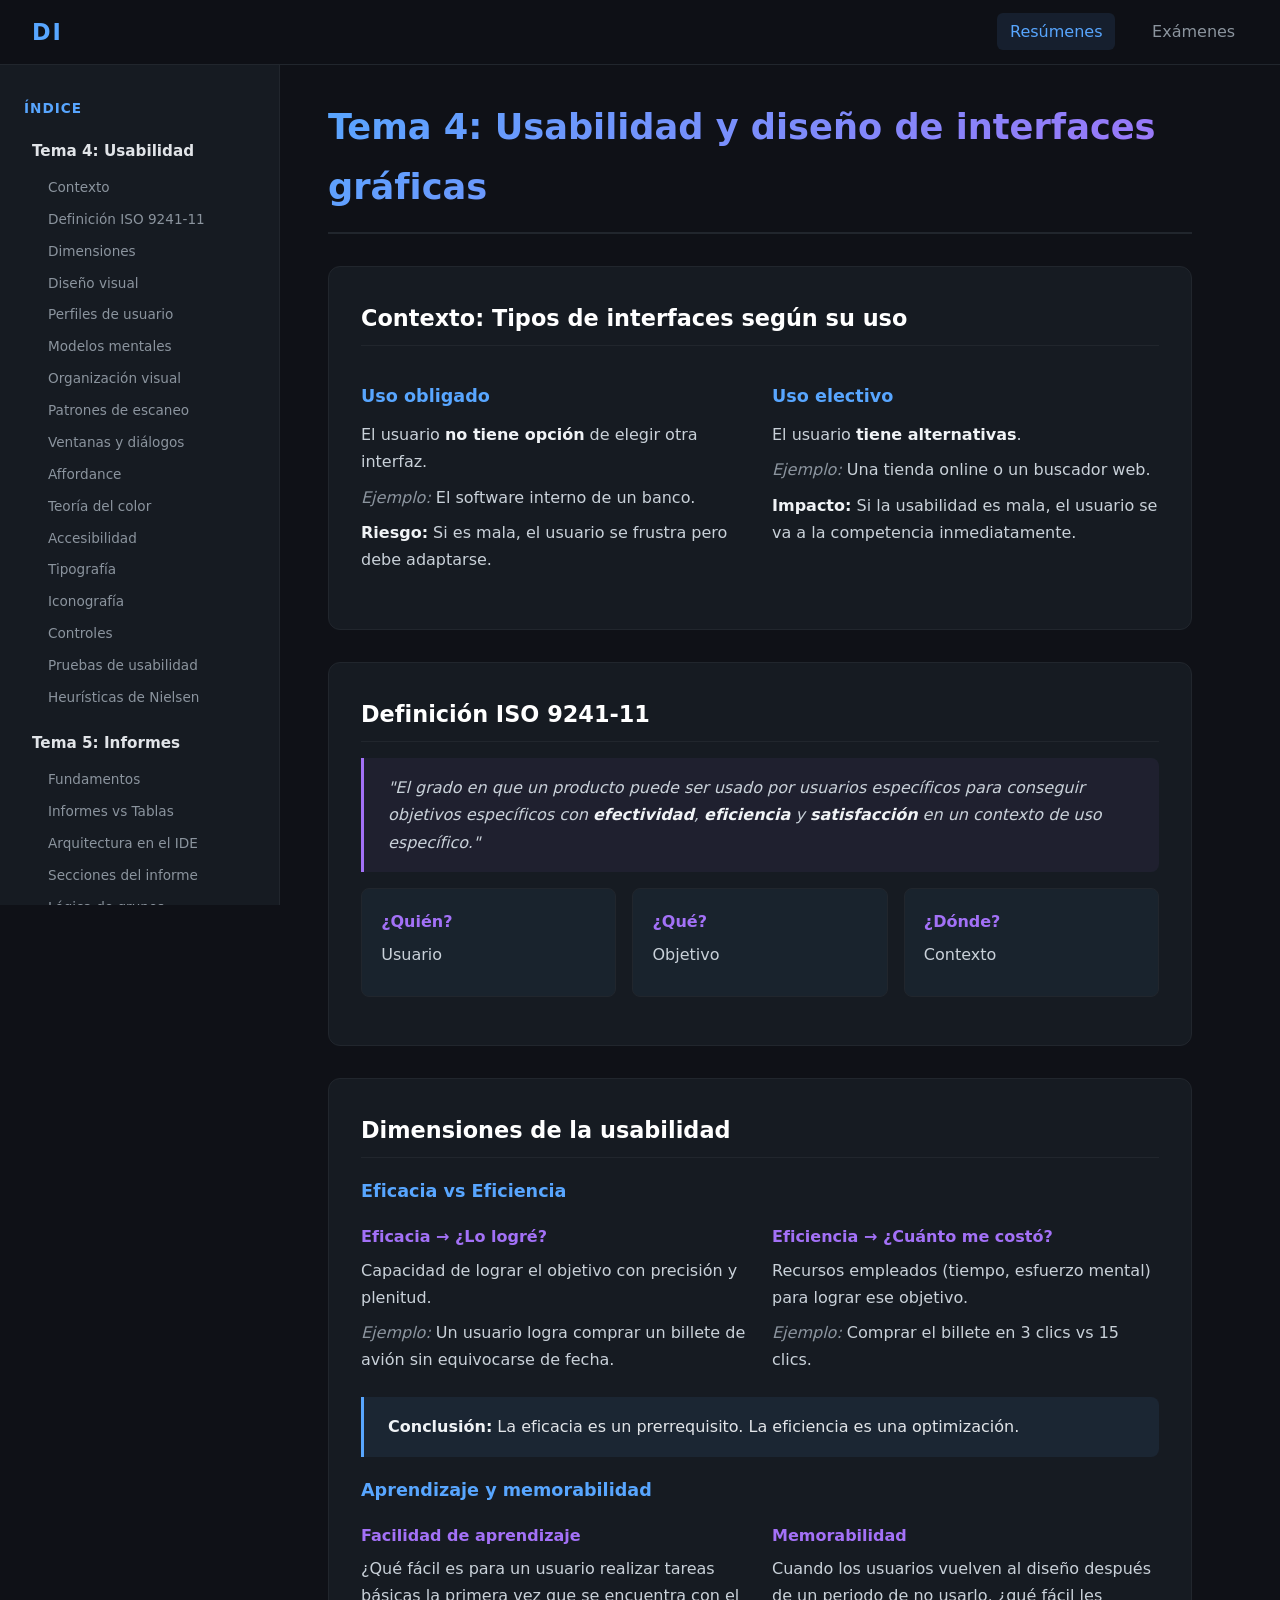
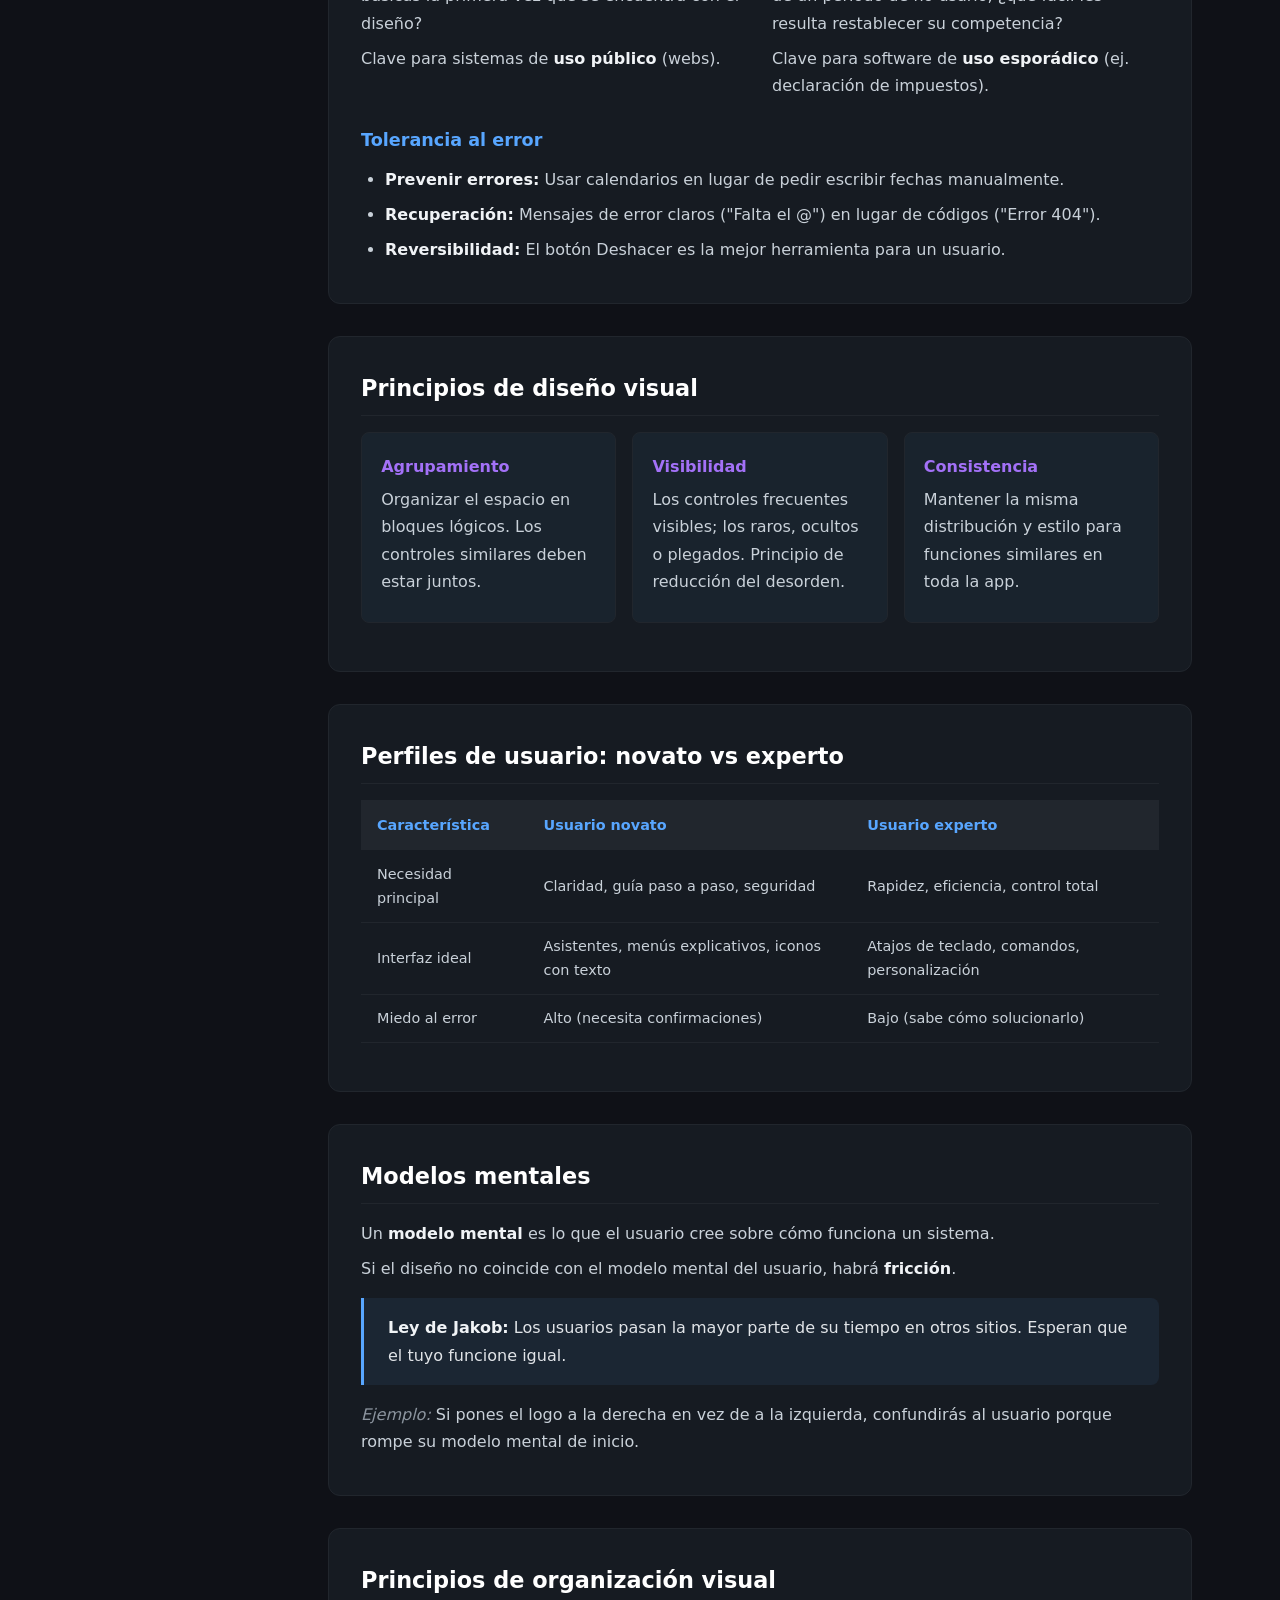
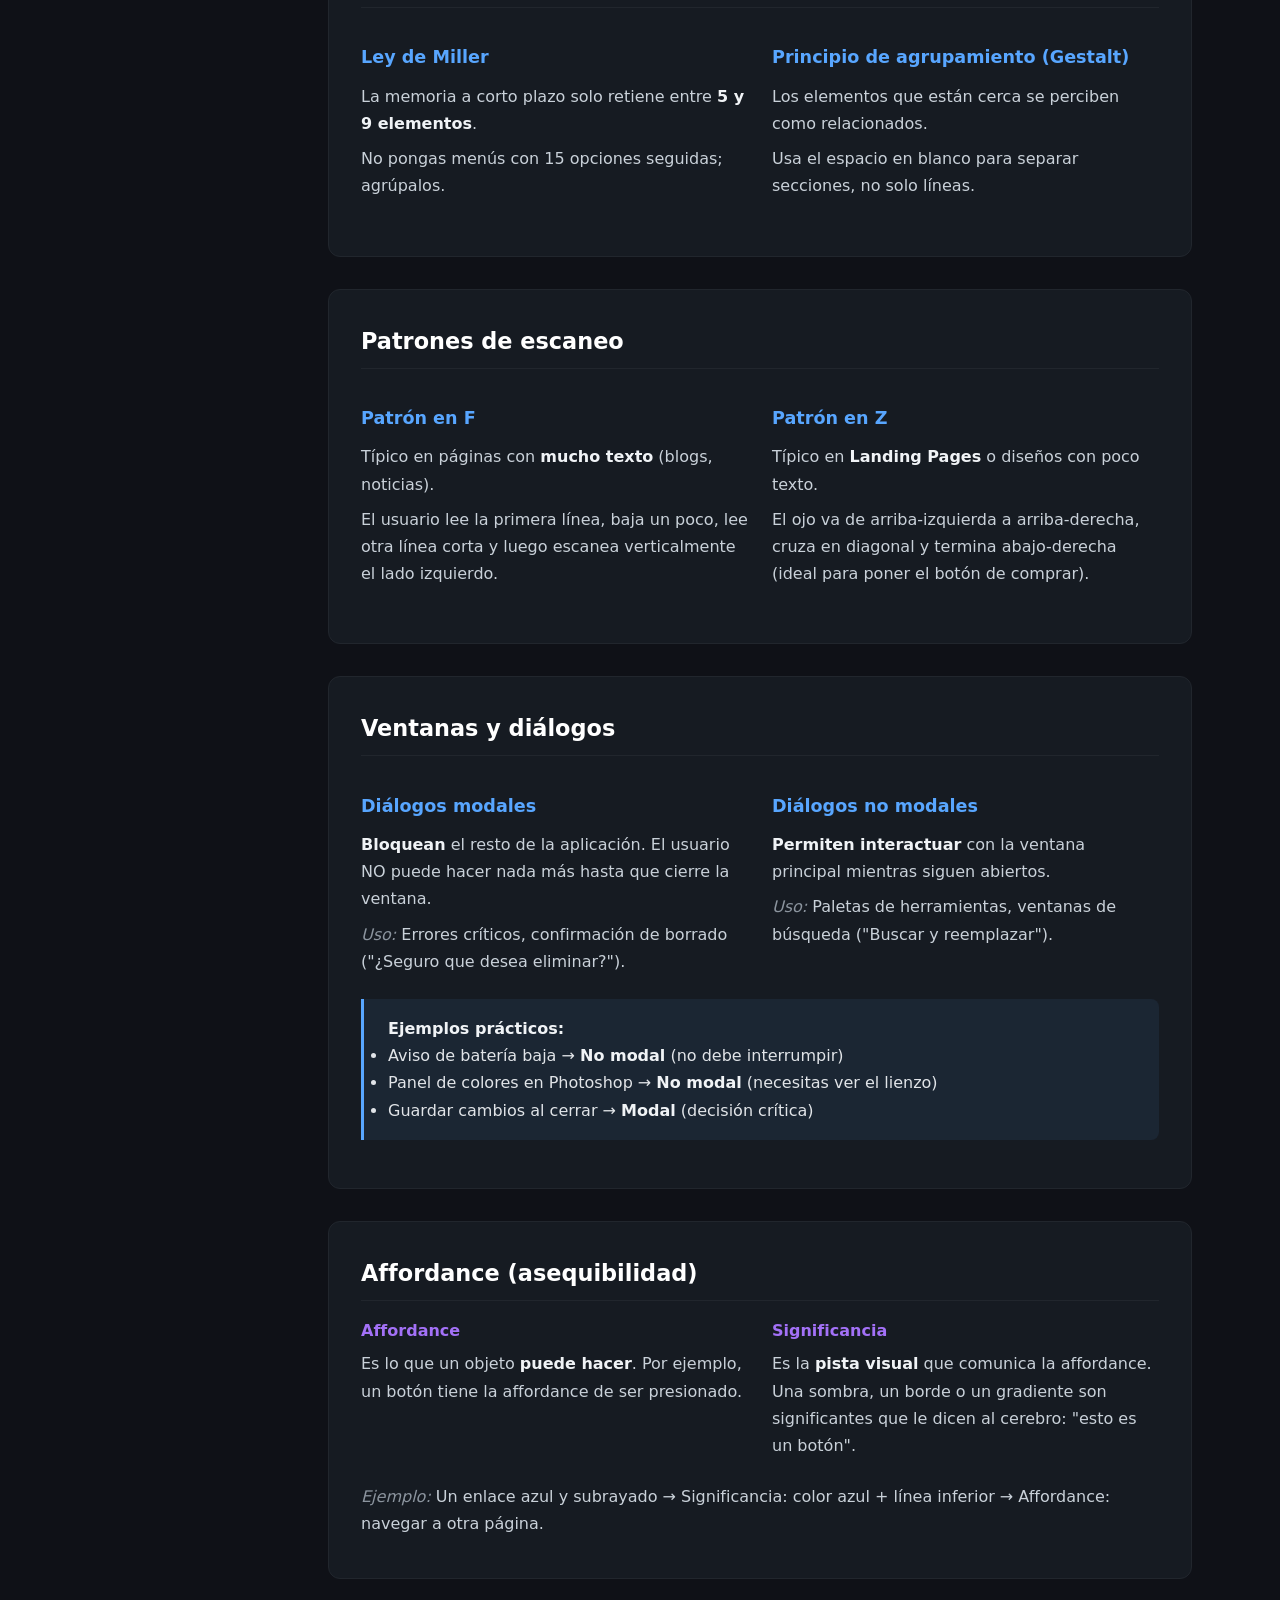
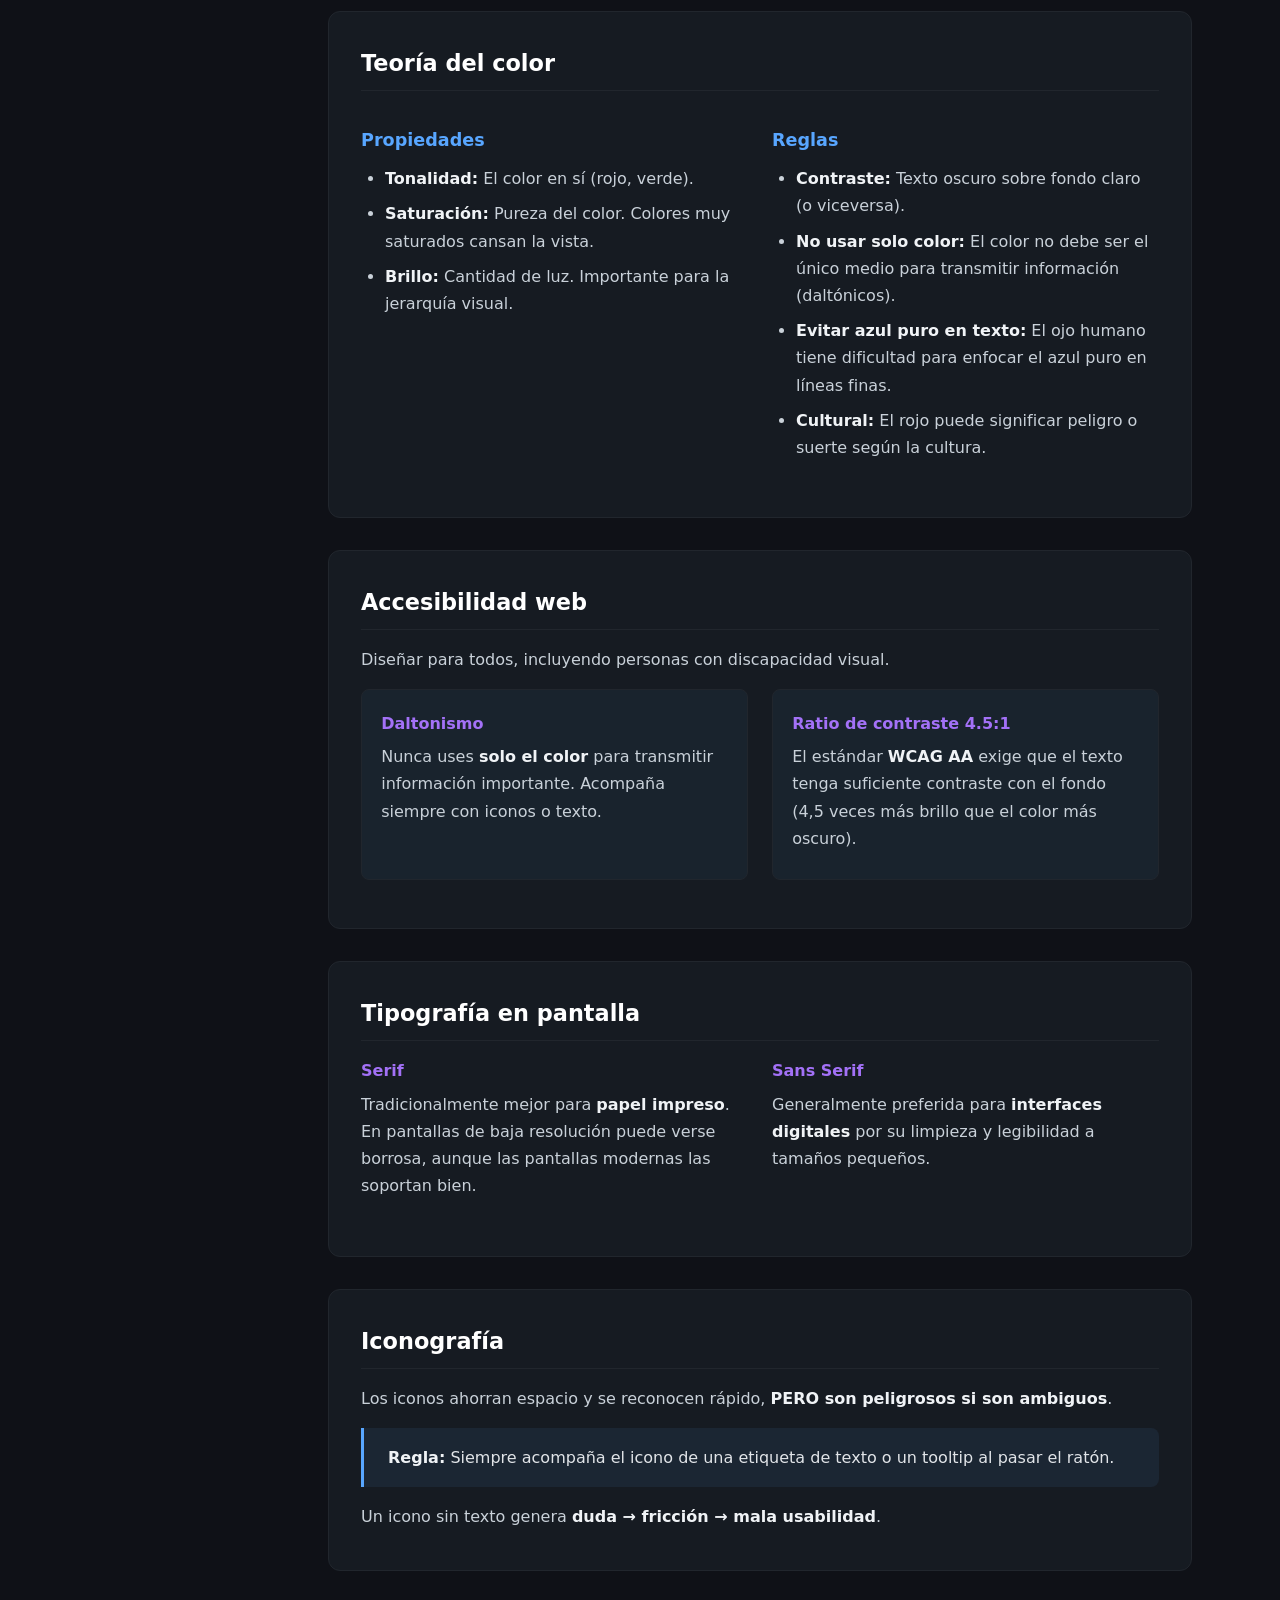
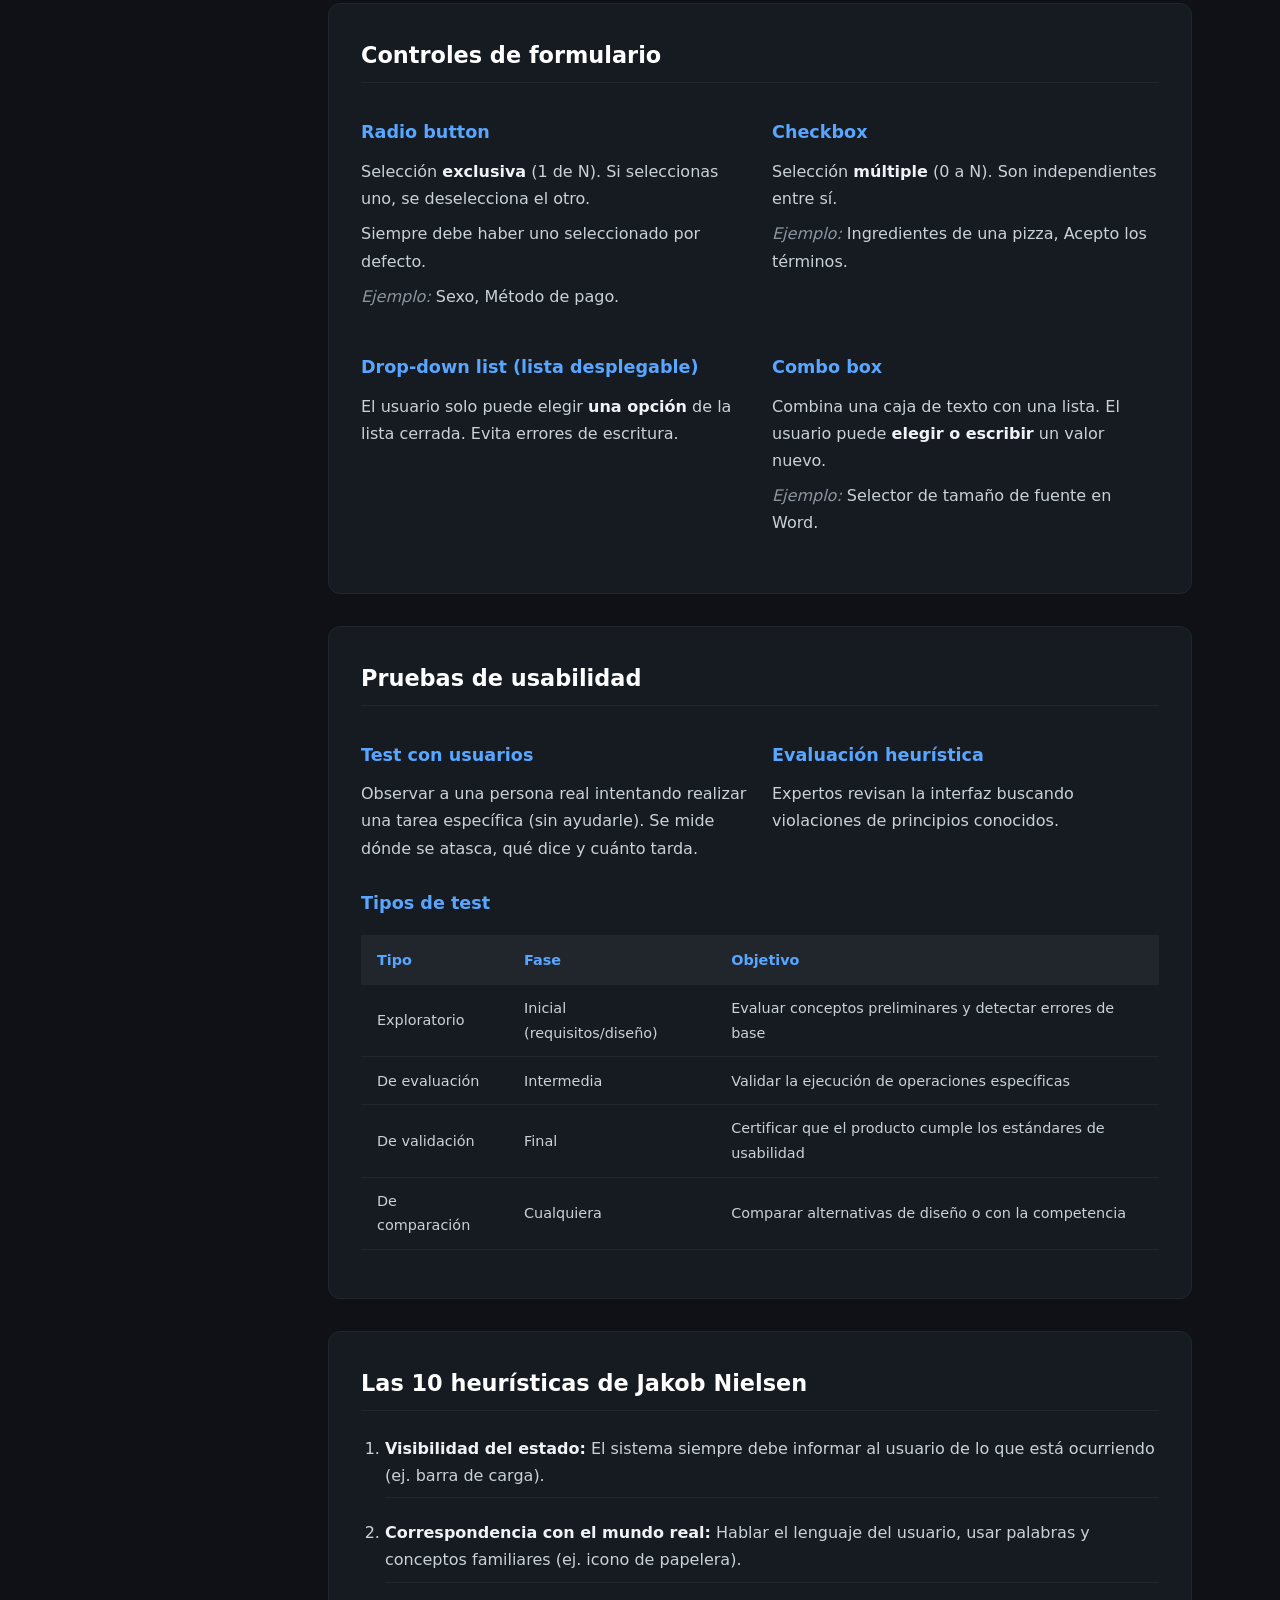
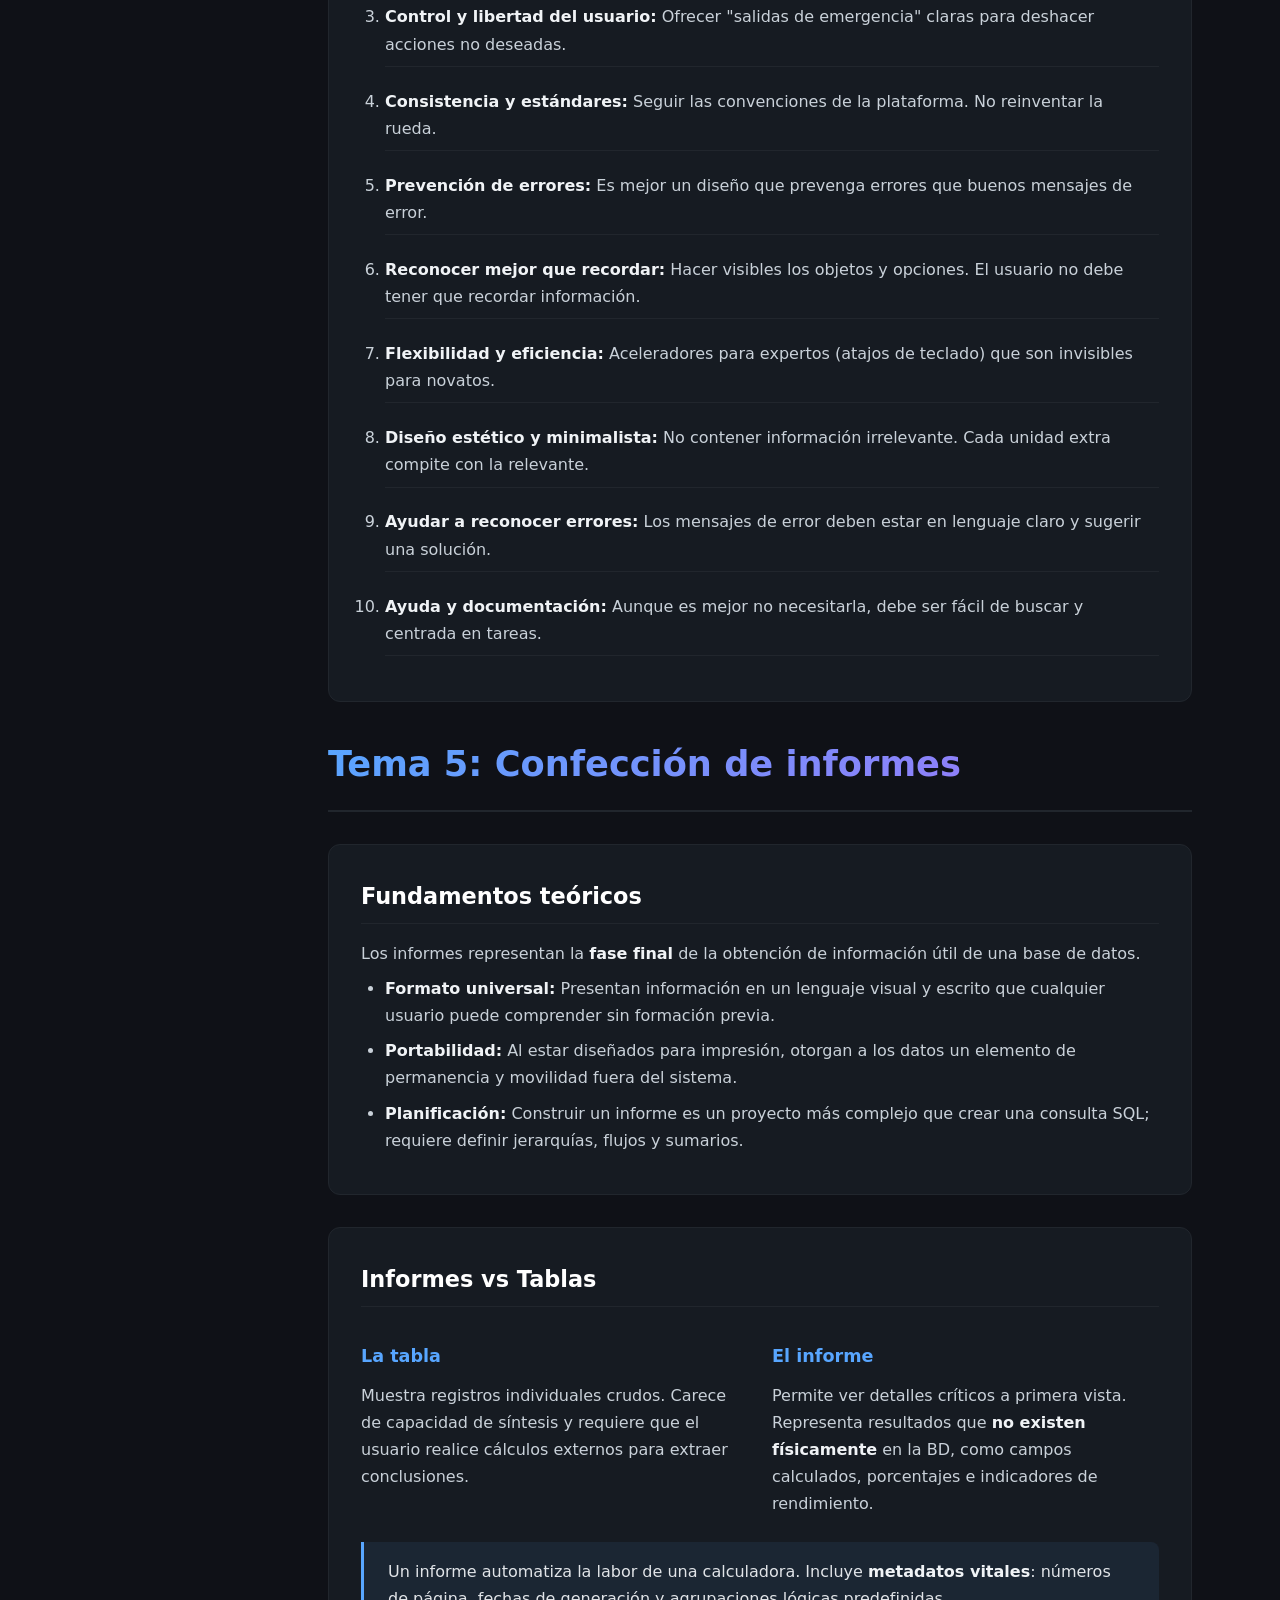
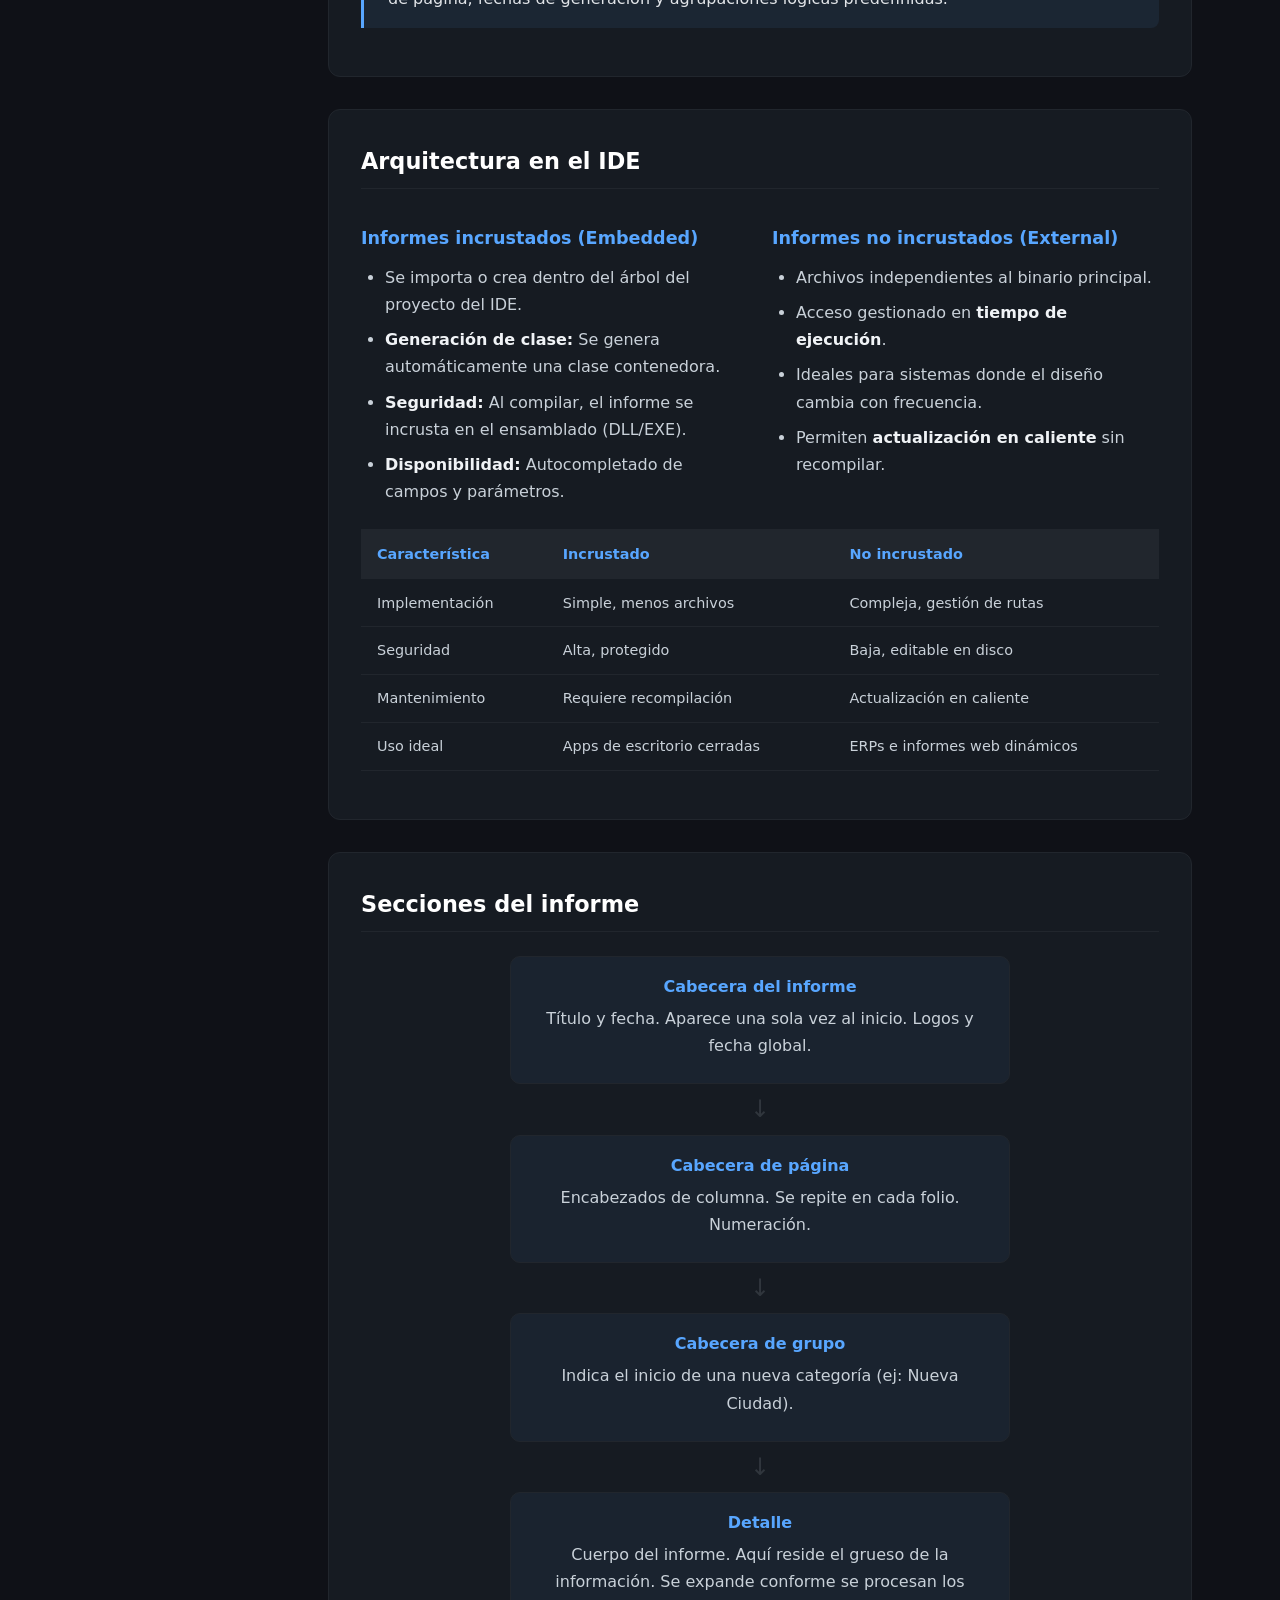
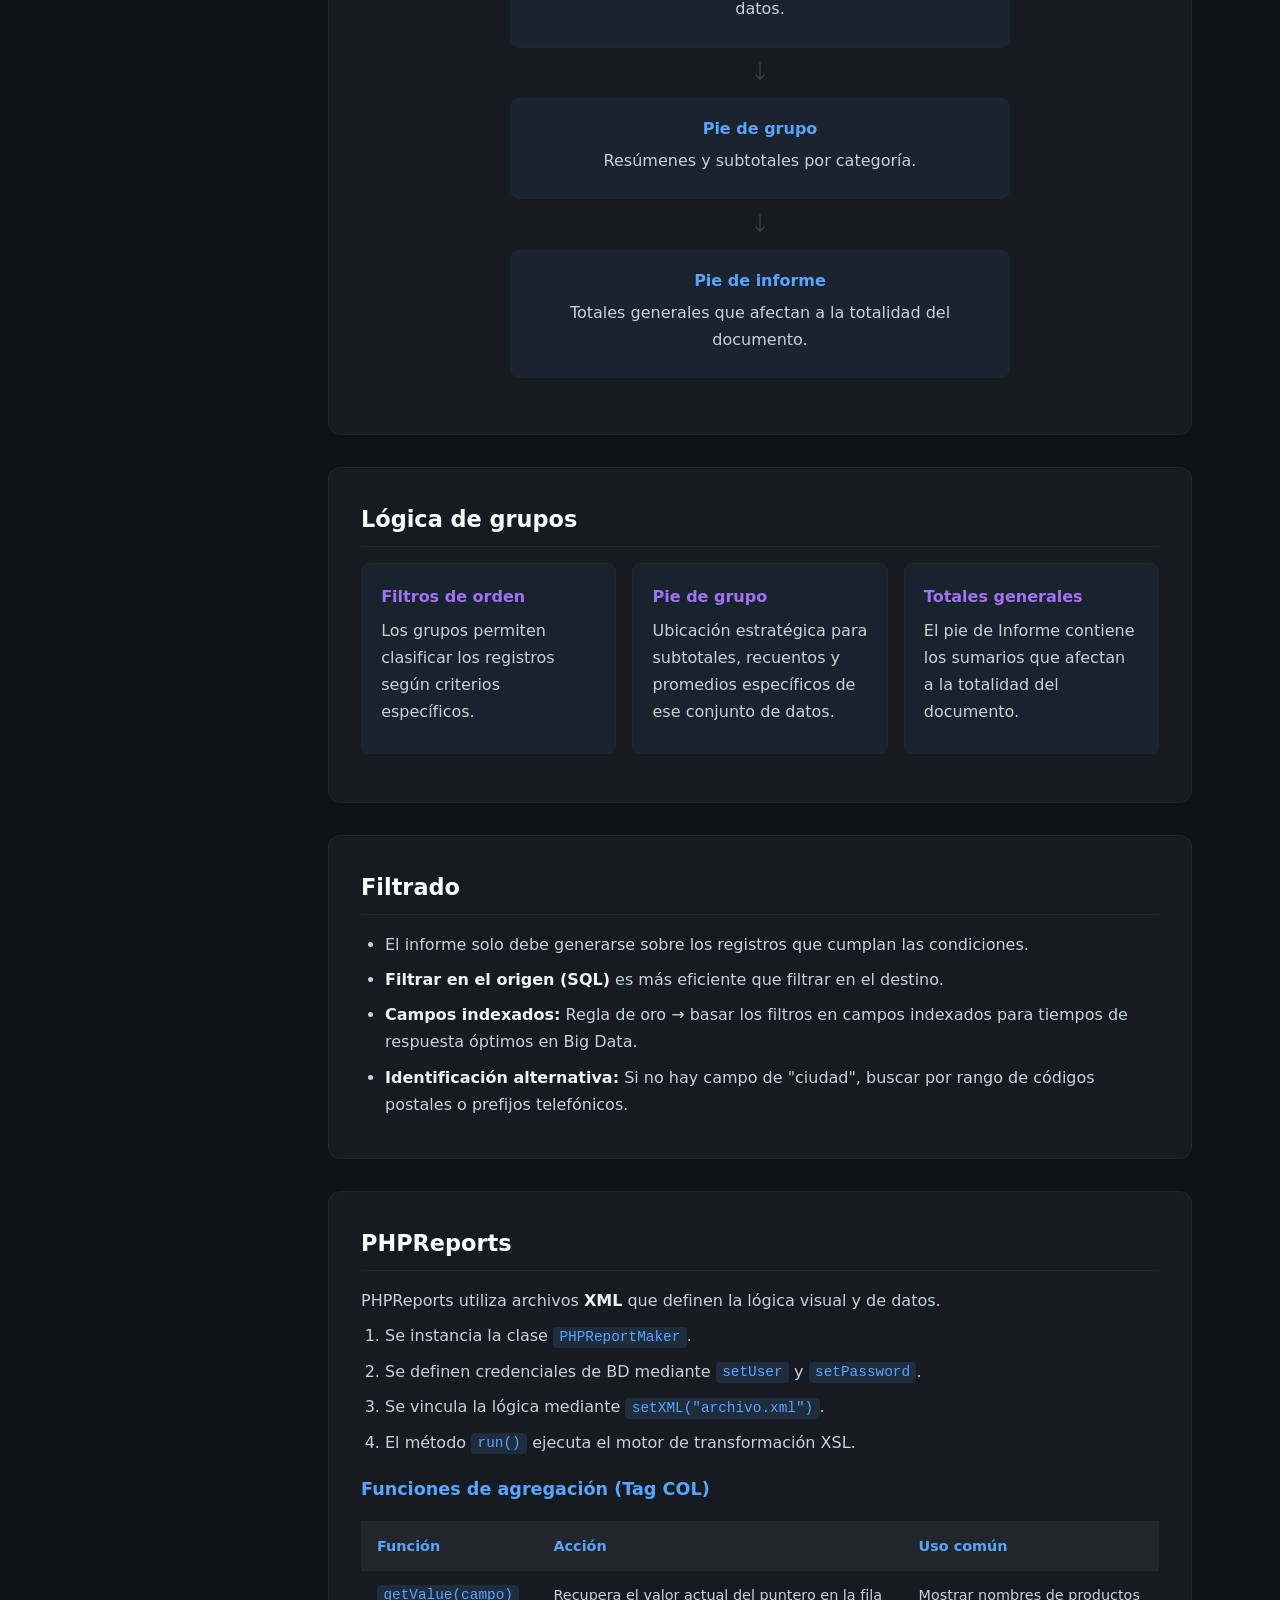
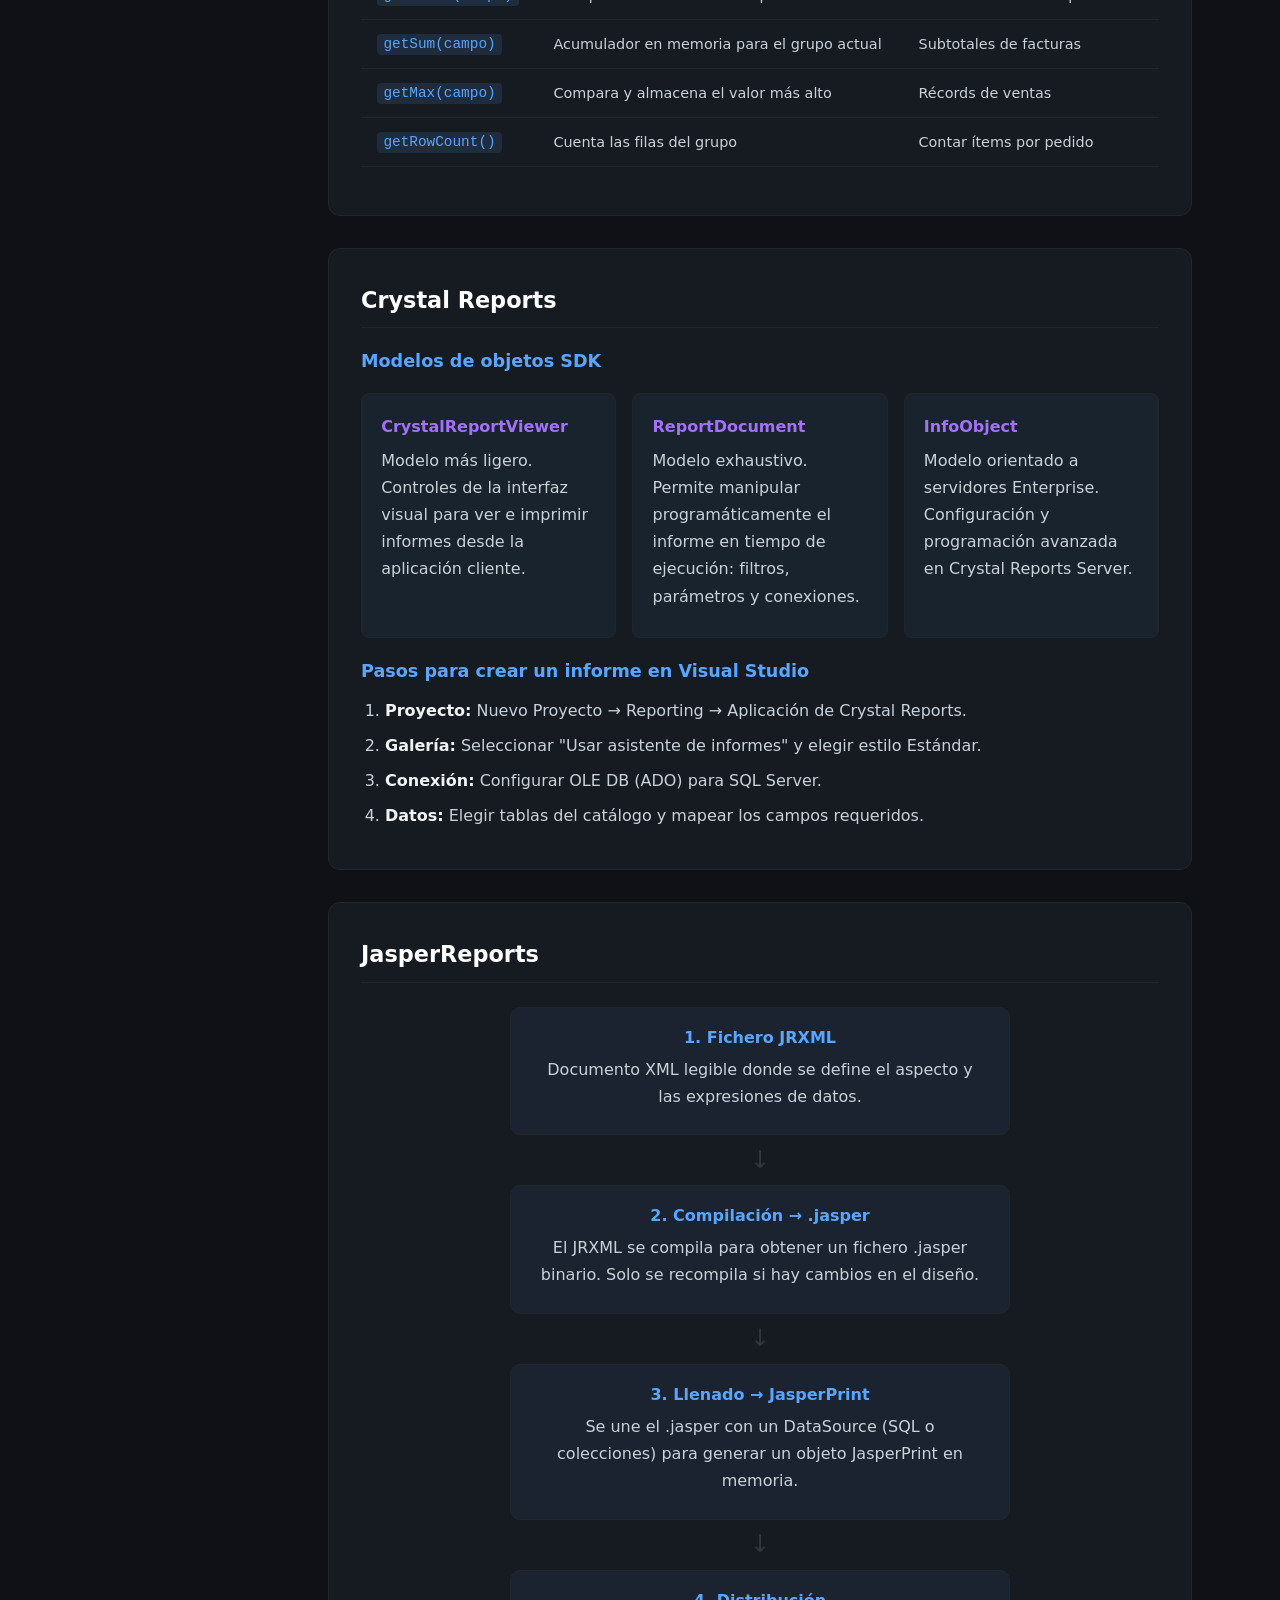
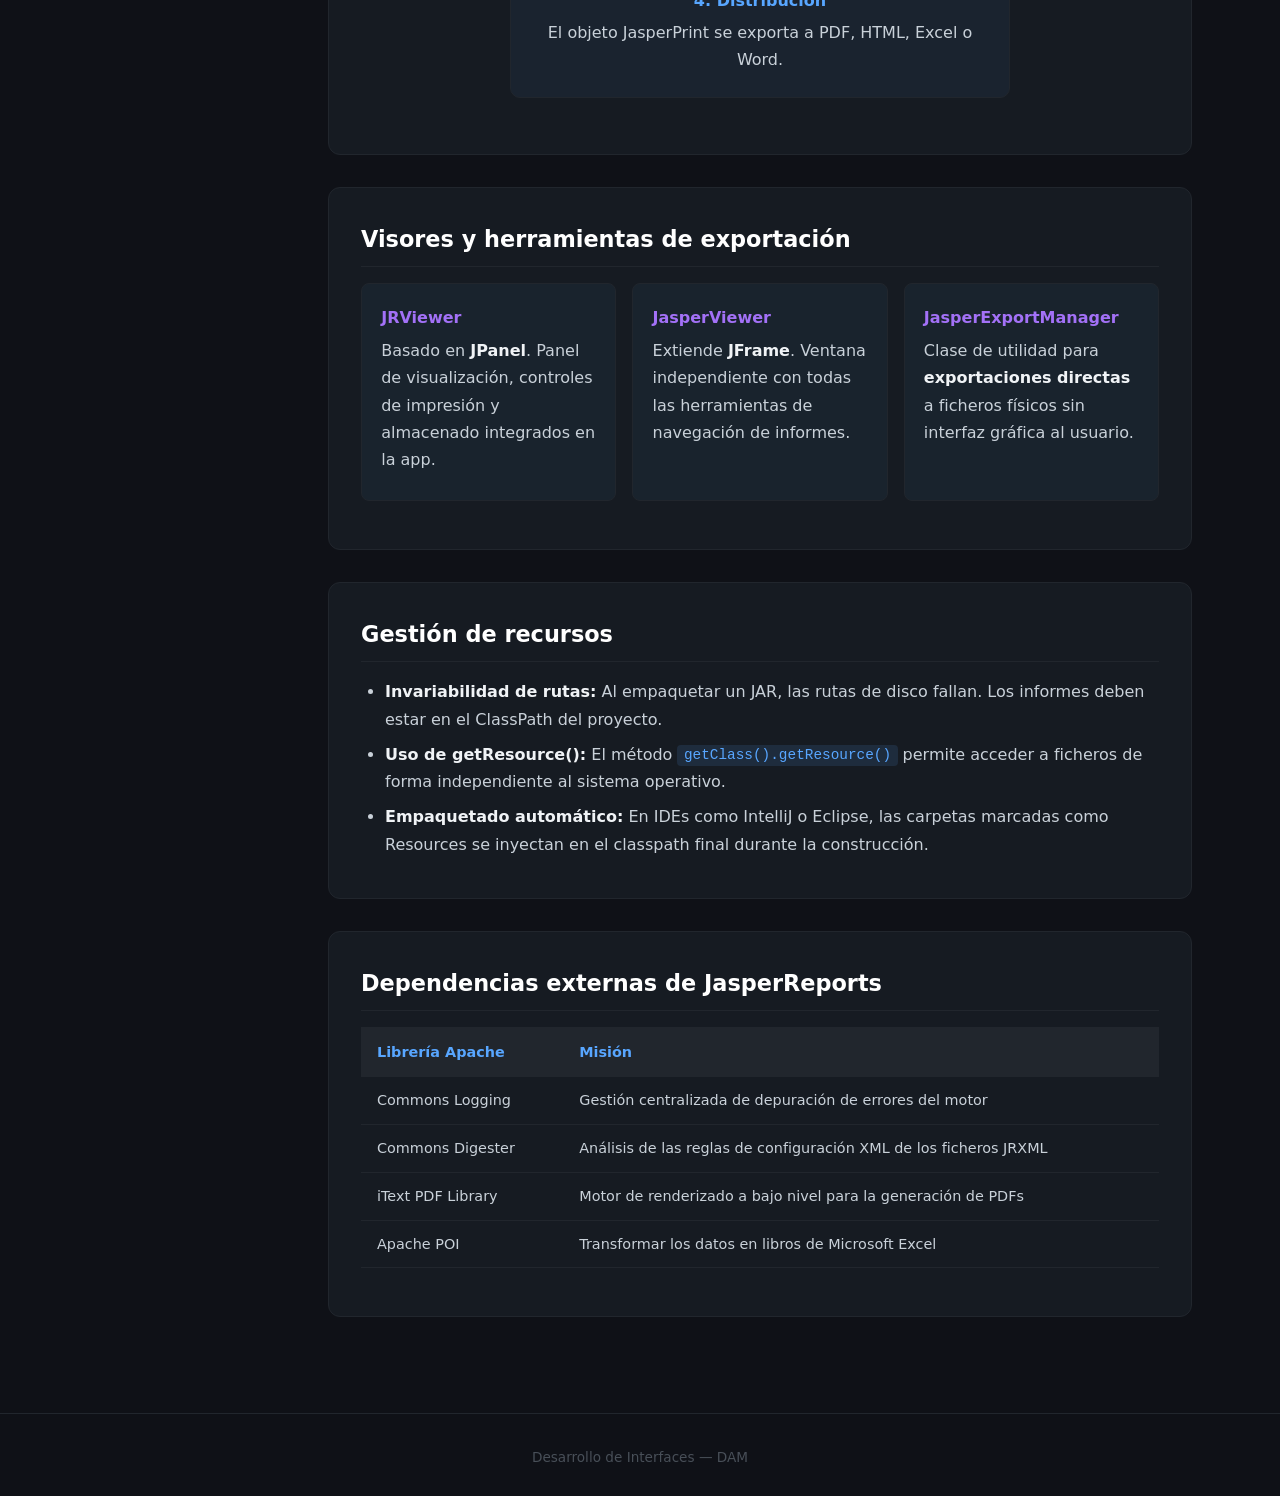
<file: temario.html>
<!DOCTYPE html>
<html lang="es">
<head>
    <meta charset="UTF-8">
    <meta name="viewport" content="width=device-width, initial-scale=1.0">
    <title>Resúmenes — Desarrollo de Interfaces</title>
    <link rel="stylesheet" href="css/style.css">
</head>
<body>
    <nav class="topnav">
        <a href="index.html" class="nav-logo">DI</a>
        <div class="nav-links">
            <a href="temario.html" class="active">Resúmenes</a>
            <a href="examenes.html">Exámenes</a>
        </div>
    </nav>

    <div class="temario-container">
        <!-- SIDEBAR -->
        <aside class="sidebar" id="sidebar">
            <h3>Índice</h3>
            <ul>
                <li><a href="#tema4" class="sidebar-link active">Tema 4: Usabilidad</a>
                    <ul>
                        <li><a href="#t4-contexto">Contexto</a></li>
                        <li><a href="#t4-iso">Definición ISO 9241-11</a></li>
                        <li><a href="#t4-dimensiones">Dimensiones</a></li>
                        <li><a href="#t4-diseno">Diseño visual</a></li>
                        <li><a href="#t4-usuarios">Perfiles de usuario</a></li>
                        <li><a href="#t4-modelos">Modelos mentales</a></li>
                        <li><a href="#t4-organizacion">Organización visual</a></li>
                        <li><a href="#t4-patrones">Patrones de escaneo</a></li>
                        <li><a href="#t4-ventanas">Ventanas y diálogos</a></li>
                        <li><a href="#t4-affordance">Affordance</a></li>
                        <li><a href="#t4-color">Teoría del color</a></li>
                        <li><a href="#t4-accesibilidad">Accesibilidad</a></li>
                        <li><a href="#t4-tipografia">Tipografía</a></li>
                        <li><a href="#t4-iconografia">Iconografía</a></li>
                        <li><a href="#t4-controles">Controles</a></li>
                        <li><a href="#t4-pruebas">Pruebas de usabilidad</a></li>
                        <li><a href="#t4-heuristicas">Heurísticas de Nielsen</a></li>
                    </ul>
                </li>
                <li><a href="#tema5" class="sidebar-link">Tema 5: Informes</a>
                    <ul>
                        <li><a href="#t5-fundamentos">Fundamentos</a></li>
                        <li><a href="#t5-vs-tablas">Informes vs Tablas</a></li>
                        <li><a href="#t5-arquitectura">Arquitectura en el IDE</a></li>
                        <li><a href="#t5-secciones">Secciones del informe</a></li>
                        <li><a href="#t5-grupos">Lógica de grupos</a></li>
                        <li><a href="#t5-filtrado">Filtrado</a></li>
                        <li><a href="#t5-phpreports">PHPReports</a></li>
                        <li><a href="#t5-crystal">Crystal Reports</a></li>
                        <li><a href="#t5-jasper">JasperReports</a></li>
                        <li><a href="#t5-visores">Visores y exportación</a></li>
                        <li><a href="#t5-recursos">Gestión de recursos</a></li>
                        <li><a href="#t5-dependencias">Dependencias</a></li>
                    </ul>
                </li>
            </ul>
        </aside>

        <!-- MAIN CONTENT -->
        <main class="temario-main">
            <!-- ================== TEMA 4 ================== -->
            <section id="tema4">
                <h1 class="tema-title">Tema 4: Usabilidad y diseño de interfaces gráficas</h1>

                <!-- CONTEXTO -->
                <article id="t4-contexto" class="card">
                    <h2>Contexto: Tipos de interfaces según su uso</h2>
                    <div class="two-col">
                        <div class="col">
                            <h3>Uso obligado</h3>
                            <p>El usuario <strong>no tiene opción</strong> de elegir otra interfaz.</p>
                            <p><em>Ejemplo:</em> El software interno de un banco.</p>
                            <p><strong>Riesgo:</strong> Si es mala, el usuario se frustra pero debe adaptarse.</p>
                        </div>
                        <div class="col">
                            <h3>Uso electivo</h3>
                            <p>El usuario <strong>tiene alternativas</strong>.</p>
                            <p><em>Ejemplo:</em> Una tienda online o un buscador web.</p>
                            <p><strong>Impacto:</strong> Si la usabilidad es mala, el usuario se va a la competencia inmediatamente.</p>
                        </div>
                    </div>
                </article>

                <!-- ISO 9241-11 -->
                <article id="t4-iso" class="card">
                    <h2>Definición ISO 9241-11</h2>
                    <blockquote>
                        "El grado en que un producto puede ser usado por usuarios específicos para conseguir objetivos específicos con <strong>efectividad</strong>, <strong>eficiencia</strong> y <strong>satisfacción</strong> en un contexto de uso específico."
                    </blockquote>
                    <div class="three-col">
                        <div class="col highlight-box">
                            <h4>¿Quién?</h4>
                            <p>Usuario</p>
                        </div>
                        <div class="col highlight-box">
                            <h4>¿Qué?</h4>
                            <p>Objetivo</p>
                        </div>
                        <div class="col highlight-box">
                            <h4>¿Dónde?</h4>
                            <p>Contexto</p>
                        </div>
                    </div>
                </article>

                <!-- DIMENSIONES -->
                <article id="t4-dimensiones" class="card">
                    <h2>Dimensiones de la usabilidad</h2>
                    <h3>Eficacia vs Eficiencia</h3>
                    <div class="two-col">
                        <div class="col">
                            <h4>Eficacia → ¿Lo logré?</h4>
                            <p>Capacidad de lograr el objetivo con precisión y plenitud.</p>
                            <p><em>Ejemplo:</em> Un usuario logra comprar un billete de avión sin equivocarse de fecha.</p>
                        </div>
                        <div class="col">
                            <h4>Eficiencia → ¿Cuánto me costó?</h4>
                            <p>Recursos empleados (tiempo, esfuerzo mental) para lograr ese objetivo.</p>
                            <p><em>Ejemplo:</em> Comprar el billete en 3 clics vs 15 clics.</p>
                        </div>
                    </div>
                    <div class="info-box">
                        <strong>Conclusión:</strong> La eficacia es un prerrequisito. La eficiencia es una optimización.
                    </div>

                    <h3>Aprendizaje y memorabilidad</h3>
                    <div class="two-col">
                        <div class="col">
                            <h4>Facilidad de aprendizaje</h4>
                            <p>¿Qué fácil es para un usuario realizar tareas básicas la primera vez que se encuentra con el diseño?</p>
                            <p>Clave para sistemas de <strong>uso público</strong> (webs).</p>
                        </div>
                        <div class="col">
                            <h4>Memorabilidad</h4>
                            <p>Cuando los usuarios vuelven al diseño después de un periodo de no usarlo, ¿qué fácil les resulta restablecer su competencia?</p>
                            <p>Clave para software de <strong>uso esporádico</strong> (ej. declaración de impuestos).</p>
                        </div>
                    </div>

                    <h3>Tolerancia al error</h3>
                    <ul class="styled-list">
                        <li><strong>Prevenir errores:</strong> Usar calendarios en lugar de pedir escribir fechas manualmente.</li>
                        <li><strong>Recuperación:</strong> Mensajes de error claros ("Falta el @") en lugar de códigos ("Error 404").</li>
                        <li><strong>Reversibilidad:</strong> El botón Deshacer es la mejor herramienta para un usuario.</li>
                    </ul>
                </article>

                <!-- DISEÑO VISUAL -->
                <article id="t4-diseno" class="card">
                    <h2>Principios de diseño visual</h2>
                    <div class="three-col">
                        <div class="col highlight-box">
                            <h4>Agrupamiento</h4>
                            <p>Organizar el espacio en bloques lógicos. Los controles similares deben estar juntos.</p>
                        </div>
                        <div class="col highlight-box">
                            <h4>Visibilidad</h4>
                            <p>Los controles frecuentes visibles; los raros, ocultos o plegados. Principio de reducción del desorden.</p>
                        </div>
                        <div class="col highlight-box">
                            <h4>Consistencia</h4>
                            <p>Mantener la misma distribución y estilo para funciones similares en toda la app.</p>
                        </div>
                    </div>
                </article>

                <!-- USUARIOS -->
                <article id="t4-usuarios" class="card">
                    <h2>Perfiles de usuario: novato vs experto</h2>
                    <table class="styled-table">
                        <thead>
                            <tr>
                                <th>Característica</th>
                                <th>Usuario novato</th>
                                <th>Usuario experto</th>
                            </tr>
                        </thead>
                        <tbody>
                            <tr>
                                <td>Necesidad principal</td>
                                <td>Claridad, guía paso a paso, seguridad</td>
                                <td>Rapidez, eficiencia, control total</td>
                            </tr>
                            <tr>
                                <td>Interfaz ideal</td>
                                <td>Asistentes, menús explicativos, iconos con texto</td>
                                <td>Atajos de teclado, comandos, personalización</td>
                            </tr>
                            <tr>
                                <td>Miedo al error</td>
                                <td>Alto (necesita confirmaciones)</td>
                                <td>Bajo (sabe cómo solucionarlo)</td>
                            </tr>
                        </tbody>
                    </table>
                </article>

                <!-- MODELOS MENTALES -->
                <article id="t4-modelos" class="card">
                    <h2>Modelos mentales</h2>
                    <p>Un <strong>modelo mental</strong> es lo que el usuario cree sobre cómo funciona un sistema.</p>
                    <p>Si el diseño no coincide con el modelo mental del usuario, habrá <strong>fricción</strong>.</p>
                    <div class="info-box">
                        <strong>Ley de Jakob:</strong> Los usuarios pasan la mayor parte de su tiempo en otros sitios. Esperan que el tuyo funcione igual.
                    </div>
                    <p><em>Ejemplo:</em> Si pones el logo a la derecha en vez de a la izquierda, confundirás al usuario porque rompe su modelo mental de inicio.</p>
                </article>

                <!-- ORGANIZACIÓN -->
                <article id="t4-organizacion" class="card">
                    <h2>Principios de organización visual</h2>
                    <div class="two-col">
                        <div class="col">
                            <h3>Ley de Miller</h3>
                            <p>La memoria a corto plazo solo retiene entre <strong>5 y 9 elementos</strong>.</p>
                            <p>No pongas menús con 15 opciones seguidas; agrúpalos.</p>
                        </div>
                        <div class="col">
                            <h3>Principio de agrupamiento (Gestalt)</h3>
                            <p>Los elementos que están cerca se perciben como relacionados.</p>
                            <p>Usa el espacio en blanco para separar secciones, no solo líneas.</p>
                        </div>
                    </div>
                </article>

                <!-- PATRONES -->
                <article id="t4-patrones" class="card">
                    <h2>Patrones de escaneo</h2>
                    <div class="two-col">
                        <div class="col">
                            <h3>Patrón en F</h3>
                            <p>Típico en páginas con <strong>mucho texto</strong> (blogs, noticias).</p>
                            <p>El usuario lee la primera línea, baja un poco, lee otra línea corta y luego escanea verticalmente el lado izquierdo.</p>
                        </div>
                        <div class="col">
                            <h3>Patrón en Z</h3>
                            <p>Típico en <strong>Landing Pages</strong> o diseños con poco texto.</p>
                            <p>El ojo va de arriba-izquierda a arriba-derecha, cruza en diagonal y termina abajo-derecha (ideal para poner el botón de comprar).</p>
                        </div>
                    </div>
                </article>

                <!-- VENTANAS -->
                <article id="t4-ventanas" class="card">
                    <h2>Ventanas y diálogos</h2>
                    <div class="two-col">
                        <div class="col">
                            <h3>Diálogos modales</h3>
                            <p><strong>Bloquean</strong> el resto de la aplicación. El usuario NO puede hacer nada más hasta que cierre la ventana.</p>
                            <p><em>Uso:</em> Errores críticos, confirmación de borrado ("¿Seguro que desea eliminar?").</p>
                        </div>
                        <div class="col">
                            <h3>Diálogos no modales</h3>
                            <p><strong>Permiten interactuar</strong> con la ventana principal mientras siguen abiertos.</p>
                            <p><em>Uso:</em> Paletas de herramientas, ventanas de búsqueda ("Buscar y reemplazar").</p>
                        </div>
                    </div>
                    <div class="info-box">
                        <strong>Ejemplos prácticos:</strong>
                        <ul>
                            <li>Aviso de batería baja → <strong>No modal</strong> (no debe interrumpir)</li>
                            <li>Panel de colores en Photoshop → <strong>No modal</strong> (necesitas ver el lienzo)</li>
                            <li>Guardar cambios al cerrar → <strong>Modal</strong> (decisión crítica)</li>
                        </ul>
                    </div>
                </article>

                <!-- AFFORDANCE -->
                <article id="t4-affordance" class="card">
                    <h2>Affordance (asequibilidad)</h2>
                    <div class="two-col">
                        <div class="col">
                            <h4>Affordance</h4>
                            <p>Es lo que un objeto <strong>puede hacer</strong>. Por ejemplo, un botón tiene la affordance de ser presionado.</p>
                        </div>
                        <div class="col">
                            <h4>Significancia</h4>
                            <p>Es la <strong>pista visual</strong> que comunica la affordance. Una sombra, un borde o un gradiente son significantes que le dicen al cerebro: "esto es un botón".</p>
                        </div>
                    </div>
                    <p><em>Ejemplo:</em> Un enlace azul y subrayado → Significancia: color azul + línea inferior → Affordance: navegar a otra página.</p>
                </article>

                <!-- COLOR -->
                <article id="t4-color" class="card">
                    <h2>Teoría del color</h2>
                    <div class="two-col">
                        <div class="col">
                            <h3>Propiedades</h3>
                            <ul class="styled-list">
                                <li><strong>Tonalidad:</strong> El color en sí (rojo, verde).</li>
                                <li><strong>Saturación:</strong> Pureza del color. Colores muy saturados cansan la vista.</li>
                                <li><strong>Brillo:</strong> Cantidad de luz. Importante para la jerarquía visual.</li>
                            </ul>
                        </div>
                        <div class="col">
                            <h3>Reglas</h3>
                            <ul class="styled-list">
                                <li><strong>Contraste:</strong> Texto oscuro sobre fondo claro (o viceversa).</li>
                                <li><strong>No usar solo color:</strong> El color no debe ser el único medio para transmitir información (daltónicos).</li>
                                <li><strong>Evitar azul puro en texto:</strong> El ojo humano tiene dificultad para enfocar el azul puro en líneas finas.</li>
                                <li><strong>Cultural:</strong> El rojo puede significar peligro o suerte según la cultura.</li>
                            </ul>
                        </div>
                    </div>
                </article>

                <!-- ACCESIBILIDAD -->
                <article id="t4-accesibilidad" class="card">
                    <h2>Accesibilidad web</h2>
                    <p>Diseñar para todos, incluyendo personas con discapacidad visual.</p>
                    <div class="two-col">
                        <div class="col highlight-box">
                            <h4>Daltonismo</h4>
                            <p>Nunca uses <strong>solo el color</strong> para transmitir información importante. Acompaña siempre con iconos o texto.</p>
                        </div>
                        <div class="col highlight-box">
                            <h4>Ratio de contraste 4.5:1</h4>
                            <p>El estándar <strong>WCAG AA</strong> exige que el texto tenga suficiente contraste con el fondo (4,5 veces más brillo que el color más oscuro).</p>
                        </div>
                    </div>
                </article>

                <!-- TIPOGRAFÍA -->
                <article id="t4-tipografia" class="card">
                    <h2>Tipografía en pantalla</h2>
                    <div class="two-col">
                        <div class="col">
                            <h4>Serif</h4>
                            <p>Tradicionalmente mejor para <strong>papel impreso</strong>. En pantallas de baja resolución puede verse borrosa, aunque las pantallas modernas las soportan bien.</p>
                        </div>
                        <div class="col">
                            <h4>Sans Serif</h4>
                            <p>Generalmente preferida para <strong>interfaces digitales</strong> por su limpieza y legibilidad a tamaños pequeños.</p>
                        </div>
                    </div>
                </article>

                <!-- ICONOGRAFÍA -->
                <article id="t4-iconografia" class="card">
                    <h2>Iconografía</h2>
                    <p>Los iconos ahorran espacio y se reconocen rápido, <strong>PERO son peligrosos si son ambiguos</strong>.</p>
                    <div class="info-box">
                        <strong>Regla:</strong> Siempre acompaña el icono de una etiqueta de texto o un tooltip al pasar el ratón.
                    </div>
                    <p>Un icono sin texto genera <strong>duda → fricción → mala usabilidad</strong>.</p>
                </article>

                <!-- CONTROLES -->
                <article id="t4-controles" class="card">
                    <h2>Controles de formulario</h2>
                    <div class="two-col">
                        <div class="col">
                            <h3>Radio button</h3>
                            <p>Selección <strong>exclusiva</strong> (1 de N). Si seleccionas uno, se deselecciona el otro.</p>
                            <p>Siempre debe haber uno seleccionado por defecto.</p>
                            <p><em>Ejemplo:</em> Sexo, Método de pago.</p>
                        </div>
                        <div class="col">
                            <h3>Checkbox</h3>
                            <p>Selección <strong>múltiple</strong> (0 a N). Son independientes entre sí.</p>
                            <p><em>Ejemplo:</em> Ingredientes de una pizza, Acepto los términos.</p>
                        </div>
                    </div>
                    <div class="two-col" style="margin-top:1rem">
                        <div class="col">
                            <h3>Drop-down list (lista desplegable)</h3>
                            <p>El usuario solo puede elegir <strong>una opción</strong> de la lista cerrada. Evita errores de escritura.</p>
                        </div>
                        <div class="col">
                            <h3>Combo box</h3>
                            <p>Combina una caja de texto con una lista. El usuario puede <strong>elegir o escribir</strong> un valor nuevo.</p>
                            <p><em>Ejemplo:</em> Selector de tamaño de fuente en Word.</p>
                        </div>
                    </div>
                </article>

                <!-- PRUEBAS -->
                <article id="t4-pruebas" class="card">
                    <h2>Pruebas de usabilidad</h2>
                    <div class="two-col">
                        <div class="col">
                            <h3>Test con usuarios</h3>
                            <p>Observar a una persona real intentando realizar una tarea específica (sin ayudarle). Se mide dónde se atasca, qué dice y cuánto tarda.</p>
                        </div>
                        <div class="col">
                            <h3>Evaluación heurística</h3>
                            <p>Expertos revisan la interfaz buscando violaciones de principios conocidos.</p>
                        </div>
                    </div>
                    <h3>Tipos de test</h3>
                    <table class="styled-table">
                        <thead>
                            <tr><th>Tipo</th><th>Fase</th><th>Objetivo</th></tr>
                        </thead>
                        <tbody>
                            <tr><td>Exploratorio</td><td>Inicial (requisitos/diseño)</td><td>Evaluar conceptos preliminares y detectar errores de base</td></tr>
                            <tr><td>De evaluación</td><td>Intermedia</td><td>Validar la ejecución de operaciones específicas</td></tr>
                            <tr><td>De validación</td><td>Final</td><td>Certificar que el producto cumple los estándares de usabilidad</td></tr>
                            <tr><td>De comparación</td><td>Cualquiera</td><td>Comparar alternativas de diseño o con la competencia</td></tr>
                        </tbody>
                    </table>
                </article>

                <!-- HEURÍSTICAS -->
                <article id="t4-heuristicas" class="card">
                    <h2>Las 10 heurísticas de Jakob Nielsen</h2>
                    <ol class="heuristics-list">
                        <li><strong>Visibilidad del estado:</strong> El sistema siempre debe informar al usuario de lo que está ocurriendo (ej. barra de carga).</li>
                        <li><strong>Correspondencia con el mundo real:</strong> Hablar el lenguaje del usuario, usar palabras y conceptos familiares (ej. icono de papelera).</li>
                        <li><strong>Control y libertad del usuario:</strong> Ofrecer "salidas de emergencia" claras para deshacer acciones no deseadas.</li>
                        <li><strong>Consistencia y estándares:</strong> Seguir las convenciones de la plataforma. No reinventar la rueda.</li>
                        <li><strong>Prevención de errores:</strong> Es mejor un diseño que prevenga errores que buenos mensajes de error.</li>
                        <li><strong>Reconocer mejor que recordar:</strong> Hacer visibles los objetos y opciones. El usuario no debe tener que recordar información.</li>
                        <li><strong>Flexibilidad y eficiencia:</strong> Aceleradores para expertos (atajos de teclado) que son invisibles para novatos.</li>
                        <li><strong>Diseño estético y minimalista:</strong> No contener información irrelevante. Cada unidad extra compite con la relevante.</li>
                        <li><strong>Ayudar a reconocer errores:</strong> Los mensajes de error deben estar en lenguaje claro y sugerir una solución.</li>
                        <li><strong>Ayuda y documentación:</strong> Aunque es mejor no necesitarla, debe ser fácil de buscar y centrada en tareas.</li>
                    </ol>
                </article>
            </section>

            <!-- ================== TEMA 5 ================== -->
            <section id="tema5">
                <h1 class="tema-title">Tema 5: Confección de informes</h1>

                <!-- FUNDAMENTOS -->
                <article id="t5-fundamentos" class="card">
                    <h2>Fundamentos teóricos</h2>
                    <p>Los informes representan la <strong>fase final</strong> de la obtención de información útil de una base de datos.</p>
                    <ul class="styled-list">
                        <li><strong>Formato universal:</strong> Presentan información en un lenguaje visual y escrito que cualquier usuario puede comprender sin formación previa.</li>
                        <li><strong>Portabilidad:</strong> Al estar diseñados para impresión, otorgan a los datos un elemento de permanencia y movilidad fuera del sistema.</li>
                        <li><strong>Planificación:</strong> Construir un informe es un proyecto más complejo que crear una consulta SQL; requiere definir jerarquías, flujos y sumarios.</li>
                    </ul>
                </article>

                <!-- INFORMES VS TABLAS -->
                <article id="t5-vs-tablas" class="card">
                    <h2>Informes vs Tablas</h2>
                    <div class="two-col">
                        <div class="col">
                            <h3>La tabla</h3>
                            <p>Muestra registros individuales crudos. Carece de capacidad de síntesis y requiere que el usuario realice cálculos externos para extraer conclusiones.</p>
                        </div>
                        <div class="col">
                            <h3>El informe</h3>
                            <p>Permite ver detalles críticos a primera vista. Representa resultados que <strong>no existen físicamente</strong> en la BD, como campos calculados, porcentajes e indicadores de rendimiento.</p>
                        </div>
                    </div>
                    <div class="info-box">
                        Un informe automatiza la labor de una calculadora. Incluye <strong>metadatos vitales</strong>: números de página, fechas de generación y agrupaciones lógicas predefinidas.
                    </div>
                </article>

                <!-- ARQUITECTURA -->
                <article id="t5-arquitectura" class="card">
                    <h2>Arquitectura en el IDE</h2>
                    <div class="two-col">
                        <div class="col">
                            <h3>Informes incrustados (Embedded)</h3>
                            <ul class="styled-list">
                                <li>Se importa o crea dentro del árbol del proyecto del IDE.</li>
                                <li><strong>Generación de clase:</strong> Se genera automáticamente una clase contenedora.</li>
                                <li><strong>Seguridad:</strong> Al compilar, el informe se incrusta en el ensamblado (DLL/EXE).</li>
                                <li><strong>Disponibilidad:</strong> Autocompletado de campos y parámetros.</li>
                            </ul>
                        </div>
                        <div class="col">
                            <h3>Informes no incrustados (External)</h3>
                            <ul class="styled-list">
                                <li>Archivos independientes al binario principal.</li>
                                <li>Acceso gestionado en <strong>tiempo de ejecución</strong>.</li>
                                <li>Ideales para sistemas donde el diseño cambia con frecuencia.</li>
                                <li>Permiten <strong>actualización en caliente</strong> sin recompilar.</li>
                            </ul>
                        </div>
                    </div>
                    <table class="styled-table">
                        <thead>
                            <tr><th>Característica</th><th>Incrustado</th><th>No incrustado</th></tr>
                        </thead>
                        <tbody>
                            <tr><td>Implementación</td><td>Simple, menos archivos</td><td>Compleja, gestión de rutas</td></tr>
                            <tr><td>Seguridad</td><td>Alta, protegido</td><td>Baja, editable en disco</td></tr>
                            <tr><td>Mantenimiento</td><td>Requiere recompilación</td><td>Actualización en caliente</td></tr>
                            <tr><td>Uso ideal</td><td>Apps de escritorio cerradas</td><td>ERPs e informes web dinámicos</td></tr>
                        </tbody>
                    </table>
                </article>

                <!-- SECCIONES -->
                <article id="t5-secciones" class="card">
                    <h2>Secciones del informe</h2>
                    <div class="section-flow">
                        <div class="flow-item">
                            <span class="flow-label">Cabecera del informe</span>
                            <p>Título y fecha. Aparece una sola vez al inicio. Logos y fecha global.</p>
                        </div>
                        <div class="flow-arrow">↓</div>
                        <div class="flow-item">
                            <span class="flow-label">Cabecera de página</span>
                            <p>Encabezados de columna. Se repite en cada folio. Numeración.</p>
                        </div>
                        <div class="flow-arrow">↓</div>
                        <div class="flow-item">
                            <span class="flow-label">Cabecera de grupo</span>
                            <p>Indica el inicio de una nueva categoría (ej: Nueva Ciudad).</p>
                        </div>
                        <div class="flow-arrow">↓</div>
                        <div class="flow-item">
                            <span class="flow-label">Detalle</span>
                            <p>Cuerpo del informe. Aquí reside el grueso de la información. Se expande conforme se procesan los datos.</p>
                        </div>
                        <div class="flow-arrow">↓</div>
                        <div class="flow-item">
                            <span class="flow-label">Pie de grupo</span>
                            <p>Resúmenes y subtotales por categoría.</p>
                        </div>
                        <div class="flow-arrow">↓</div>
                        <div class="flow-item">
                            <span class="flow-label">Pie de informe</span>
                            <p>Totales generales que afectan a la totalidad del documento.</p>
                        </div>
                    </div>
                </article>

                <!-- GRUPOS -->
                <article id="t5-grupos" class="card">
                    <h2>Lógica de grupos</h2>
                    <div class="three-col">
                        <div class="col highlight-box">
                            <h4>Filtros de orden</h4>
                            <p>Los grupos permiten clasificar los registros según criterios específicos.</p>
                        </div>
                        <div class="col highlight-box">
                            <h4>Pie de grupo</h4>
                            <p>Ubicación estratégica para subtotales, recuentos y promedios específicos de ese conjunto de datos.</p>
                        </div>
                        <div class="col highlight-box">
                            <h4>Totales generales</h4>
                            <p>El pie de Informe contiene los sumarios que afectan a la totalidad del documento.</p>
                        </div>
                    </div>
                </article>

                <!-- FILTRADO -->
                <article id="t5-filtrado" class="card">
                    <h2>Filtrado</h2>
                    <ul class="styled-list">
                        <li>El informe solo debe generarse sobre los registros que cumplan las condiciones.</li>
                        <li><strong>Filtrar en el origen (SQL)</strong> es más eficiente que filtrar en el destino.</li>
                        <li><strong>Campos indexados:</strong> Regla de oro → basar los filtros en campos indexados para tiempos de respuesta óptimos en Big Data.</li>
                        <li><strong>Identificación alternativa:</strong> Si no hay campo de "ciudad", buscar por rango de códigos postales o prefijos telefónicos.</li>
                    </ul>
                </article>

                <!-- PHPREPORTS -->
                <article id="t5-phpreports" class="card">
                    <h2>PHPReports</h2>
                    <p>PHPReports utiliza archivos <strong>XML</strong> que definen la lógica visual y de datos.</p>
                    <ol class="styled-list">
                        <li>Se instancia la clase <code>PHPReportMaker</code>.</li>
                        <li>Se definen credenciales de BD mediante <code>setUser</code> y <code>setPassword</code>.</li>
                        <li>Se vincula la lógica mediante <code>setXML("archivo.xml")</code>.</li>
                        <li>El método <code>run()</code> ejecuta el motor de transformación XSL.</li>
                    </ol>
                    <h3>Funciones de agregación (Tag COL)</h3>
                    <table class="styled-table">
                        <thead>
                            <tr><th>Función</th><th>Acción</th><th>Uso común</th></tr>
                        </thead>
                        <tbody>
                            <tr><td><code>getValue(campo)</code></td><td>Recupera el valor actual del puntero en la fila</td><td>Mostrar nombres de productos</td></tr>
                            <tr><td><code>getSum(campo)</code></td><td>Acumulador en memoria para el grupo actual</td><td>Subtotales de facturas</td></tr>
                            <tr><td><code>getMax(campo)</code></td><td>Compara y almacena el valor más alto</td><td>Récords de ventas</td></tr>
                            <tr><td><code>getRowCount()</code></td><td>Cuenta las filas del grupo</td><td>Contar ítems por pedido</td></tr>
                        </tbody>
                    </table>
                </article>

                <!-- CRYSTAL REPORTS -->
                <article id="t5-crystal" class="card">
                    <h2>Crystal Reports</h2>
                    <h3>Modelos de objetos SDK</h3>
                    <div class="three-col">
                        <div class="col highlight-box">
                            <h4>CrystalReportViewer</h4>
                            <p>Modelo más ligero. Controles de la interfaz visual para ver e imprimir informes desde la aplicación cliente.</p>
                        </div>
                        <div class="col highlight-box">
                            <h4>ReportDocument</h4>
                            <p>Modelo exhaustivo. Permite manipular programáticamente el informe en tiempo de ejecución: filtros, parámetros y conexiones.</p>
                        </div>
                        <div class="col highlight-box">
                            <h4>InfoObject</h4>
                            <p>Modelo orientado a servidores Enterprise. Configuración y programación avanzada en Crystal Reports Server.</p>
                        </div>
                    </div>
                    <h3>Pasos para crear un informe en Visual Studio</h3>
                    <ol class="styled-list">
                        <li><strong>Proyecto:</strong> Nuevo Proyecto → Reporting → Aplicación de Crystal Reports.</li>
                        <li><strong>Galería:</strong> Seleccionar "Usar asistente de informes" y elegir estilo Estándar.</li>
                        <li><strong>Conexión:</strong> Configurar OLE DB (ADO) para SQL Server.</li>
                        <li><strong>Datos:</strong> Elegir tablas del catálogo y mapear los campos requeridos.</li>
                    </ol>
                </article>

                <!-- JASPER -->
                <article id="t5-jasper" class="card">
                    <h2>JasperReports</h2>
                    <div class="section-flow">
                        <div class="flow-item">
                            <span class="flow-label">1. Fichero JRXML</span>
                            <p>Documento XML legible donde se define el aspecto y las expresiones de datos.</p>
                        </div>
                        <div class="flow-arrow">↓</div>
                        <div class="flow-item">
                            <span class="flow-label">2. Compilación → .jasper</span>
                            <p>El JRXML se compila para obtener un fichero .jasper binario. Solo se recompila si hay cambios en el diseño.</p>
                        </div>
                        <div class="flow-arrow">↓</div>
                        <div class="flow-item">
                            <span class="flow-label">3. Llenado → JasperPrint</span>
                            <p>Se une el .jasper con un DataSource (SQL o colecciones) para generar un objeto JasperPrint en memoria.</p>
                        </div>
                        <div class="flow-arrow">↓</div>
                        <div class="flow-item">
                            <span class="flow-label">4. Distribución</span>
                            <p>El objeto JasperPrint se exporta a PDF, HTML, Excel o Word.</p>
                        </div>
                    </div>
                </article>

                <!-- VISORES -->
                <article id="t5-visores" class="card">
                    <h2>Visores y herramientas de exportación</h2>
                    <div class="three-col">
                        <div class="col highlight-box">
                            <h4>JRViewer</h4>
                            <p>Basado en <strong>JPanel</strong>. Panel de visualización, controles de impresión y almacenado integrados en la app.</p>
                        </div>
                        <div class="col highlight-box">
                            <h4>JasperViewer</h4>
                            <p>Extiende <strong>JFrame</strong>. Ventana independiente con todas las herramientas de navegación de informes.</p>
                        </div>
                        <div class="col highlight-box">
                            <h4>JasperExportManager</h4>
                            <p>Clase de utilidad para <strong>exportaciones directas</strong> a ficheros físicos sin interfaz gráfica al usuario.</p>
                        </div>
                    </div>
                </article>

                <!-- RECURSOS -->
                <article id="t5-recursos" class="card">
                    <h2>Gestión de recursos</h2>
                    <ul class="styled-list">
                        <li><strong>Invariabilidad de rutas:</strong> Al empaquetar un JAR, las rutas de disco fallan. Los informes deben estar en el ClassPath del proyecto.</li>
                        <li><strong>Uso de getResource():</strong> El método <code>getClass().getResource()</code> permite acceder a ficheros de forma independiente al sistema operativo.</li>
                        <li><strong>Empaquetado automático:</strong> En IDEs como IntelliJ o Eclipse, las carpetas marcadas como Resources se inyectan en el classpath final durante la construcción.</li>
                    </ul>
                </article>

                <!-- DEPENDENCIAS -->
                <article id="t5-dependencias" class="card">
                    <h2>Dependencias externas de JasperReports</h2>
                    <table class="styled-table">
                        <thead>
                            <tr><th>Librería Apache</th><th>Misión</th></tr>
                        </thead>
                        <tbody>
                            <tr><td>Commons Logging</td><td>Gestión centralizada de depuración de errores del motor</td></tr>
                            <tr><td>Commons Digester</td><td>Análisis de las reglas de configuración XML de los ficheros JRXML</td></tr>
                            <tr><td>iText PDF Library</td><td>Motor de renderizado a bajo nivel para la generación de PDFs</td></tr>
                            <tr><td>Apache POI</td><td>Transformar los datos en libros de Microsoft Excel</td></tr>
                        </tbody>
                    </table>
                </article>
            </section>
        </main>
    </div>

    <footer>
        <p>Desarrollo de Interfaces — DAM</p>
    </footer>

    <script>
        // Highlight active sidebar link on scroll
        const sections = document.querySelectorAll('article[id]');
        const sidebarLinks = document.querySelectorAll('.sidebar a');
        window.addEventListener('scroll', () => {
            let current = '';
            sections.forEach(section => {
                const sectionTop = section.offsetTop - 120;
                if (pageYOffset >= sectionTop) current = section.getAttribute('id');
            });
            sidebarLinks.forEach(link => {
                link.classList.remove('active');
                if (link.getAttribute('href') === '#' + current) link.classList.add('active');
            });
        });
    </script>
</body>
</html>
</file>
<file: css/style.css>
/* ===== RESET & BASE ===== */
*, *::before, *::after { box-sizing: border-box; margin: 0; padding: 0; }
html { scroll-behavior: smooth; font-size: 16px; }
body {
    font-family: 'Segoe UI', system-ui, -apple-system, sans-serif;
    background: #0f1117;
    color: #e1e4e8;
    line-height: 1.7;
    min-height: 100vh;
}

/* ===== NAVIGATION ===== */
.topnav {
    position: sticky; top: 0; z-index: 100;
    display: flex; align-items: center; justify-content: space-between;
    padding: 0.8rem 2rem;
    background: rgba(15, 17, 23, 0.95);
    backdrop-filter: blur(12px);
    border-bottom: 1px solid #21262d;
}
.nav-logo {
    font-size: 1.4rem; font-weight: 800;
    color: #58a6ff; text-decoration: none;
    letter-spacing: 2px;
}
.nav-links { display: flex; gap: 1.5rem; }
.nav-links a {
    text-decoration: none; color: #8b949e;
    font-weight: 500; padding: 0.3rem 0.8rem;
    border-radius: 6px; transition: all 0.2s;
}
.nav-links a:hover, .nav-links a.active {
    color: #58a6ff; background: rgba(88, 166, 255, 0.1);
}

/* ===== HERO (index) ===== */
.hero {
    display: flex; align-items: center; justify-content: center;
    min-height: 100vh; padding: 2rem;
    background: radial-gradient(ellipse at 50% 0%, rgba(88,166,255,0.1) 0%, transparent 60%);
}
.hero-content { text-align: center; max-width: 900px; }
.hero-content h1 {
    font-size: 3rem; font-weight: 800;
    background: linear-gradient(135deg, #58a6ff, #a371f7);
    -webkit-background-clip: text; -webkit-text-fill-color: transparent;
    background-clip: text; margin-bottom: 0.5rem;
}
.subtitle { color: #8b949e; font-size: 1.2rem; margin-bottom: 3rem; }
.hero-cards { display: grid; grid-template-columns: 1fr 1fr; gap: 2rem; }
.hero-card {
    background: #161b22; border: 1px solid #21262d;
    border-radius: 16px; padding: 2.5rem 2rem;
    text-decoration: none; color: #e1e4e8;
    transition: all 0.3s; display: flex; flex-direction: column; align-items: center;
}
.hero-card:hover {
    border-color: #58a6ff; transform: translateY(-4px);
    box-shadow: 0 8px 30px rgba(88,166,255,0.15);
}
.card-icon { font-size: 3rem; margin-bottom: 1rem; }
.hero-card h2 { font-size: 1.5rem; margin-bottom: 0.8rem; color: #fff; }
.hero-card p { color: #8b949e; font-size: 0.95rem; margin-bottom: 0.3rem; }
.card-btn {
    margin-top: 1.5rem; padding: 0.6rem 1.5rem;
    background: rgba(88,166,255,0.15); color: #58a6ff;
    border-radius: 8px; font-weight: 600;
}

/* ===== TEMARIO LAYOUT ===== */
.temario-container {
    display: grid; grid-template-columns: 280px 1fr;
    min-height: calc(100vh - 60px);
}

/* Sidebar */
.sidebar {
    position: sticky; top: 60px; height: calc(100vh - 60px);
    overflow-y: auto; padding: 2rem 1.5rem;
    background: #161b22; border-right: 1px solid #21262d;
}
.sidebar h3 { color: #58a6ff; font-size: 0.85rem; text-transform: uppercase; letter-spacing: 1px; margin-bottom: 1rem; }
.sidebar ul { list-style: none; }
.sidebar > ul > li { margin-bottom: 1rem; }
.sidebar > ul > li > a { font-weight: 600; color: #e1e4e8; font-size: 0.95rem; }
.sidebar ul ul { margin-top: 0.3rem; padding-left: 1rem; }
.sidebar ul ul li { margin-bottom: 0.15rem; }
.sidebar ul ul a { font-size: 0.85rem; color: #8b949e; font-weight: 400; }
.sidebar a {
    text-decoration: none; display: block; padding: 0.2rem 0.5rem;
    border-radius: 4px; transition: all 0.2s;
}
.sidebar a:hover { color: #58a6ff; background: rgba(88,166,255,0.08); }
.sidebar a.active { color: #58a6ff; }

/* Main content */
.temario-main { padding: 2rem 3rem 4rem; max-width: 960px; }
.tema-title {
    font-size: 2.2rem; font-weight: 800; margin-bottom: 2rem;
    padding-bottom: 1rem; border-bottom: 2px solid #21262d;
    background: linear-gradient(135deg, #58a6ff, #a371f7);
    -webkit-background-clip: text; -webkit-text-fill-color: transparent;
    background-clip: text;
}

/* Cards */
.card {
    background: #161b22; border: 1px solid #21262d;
    border-radius: 12px; padding: 2rem; margin-bottom: 2rem;
}
.card h2 {
    font-size: 1.4rem; color: #fff; margin-bottom: 1rem;
    padding-bottom: 0.5rem; border-bottom: 1px solid #21262d;
}
.card h3 { font-size: 1.1rem; color: #58a6ff; margin: 1.2rem 0 0.6rem; }
.card h4 { font-size: 1rem; color: #a371f7; margin-bottom: 0.4rem; }
.card p { color: #c9d1d9; margin-bottom: 0.5rem; }
.card em { color: #8b949e; }
.card strong { color: #f0f3f6; }
.card code {
    background: rgba(88,166,255,0.12); color: #58a6ff;
    padding: 0.15rem 0.4rem; border-radius: 4px; font-size: 0.9rem;
}
blockquote {
    border-left: 3px solid #a371f7; padding: 1rem 1.5rem;
    background: rgba(163,113,247,0.06); border-radius: 0 8px 8px 0;
    margin: 1rem 0; font-style: italic; color: #c9d1d9;
}

/* Layouts */
.two-col { display: grid; grid-template-columns: 1fr 1fr; gap: 1.5rem; margin: 1rem 0; }
.three-col { display: grid; grid-template-columns: 1fr 1fr 1fr; gap: 1rem; margin: 1rem 0; }
.highlight-box {
    background: rgba(88,166,255,0.05); border: 1px solid #21262d;
    border-radius: 8px; padding: 1.2rem;
}
.info-box {
    background: rgba(88,166,255,0.08); border-left: 3px solid #58a6ff;
    padding: 1rem 1.5rem; border-radius: 0 8px 8px 0; margin: 1rem 0;
}

/* Lists */
.styled-list { padding-left: 1.5rem; margin: 0.5rem 0; }
.styled-list li { margin-bottom: 0.5rem; color: #c9d1d9; }
.heuristics-list { padding-left: 1.5rem; counter-reset: item; }
.heuristics-list li {
    margin-bottom: 0.8rem; color: #c9d1d9; padding: 0.5rem 0;
    border-bottom: 1px solid #21262d;
}

/* Tables */
.styled-table { width: 100%; border-collapse: collapse; margin: 1rem 0; font-size: 0.9rem; }
.styled-table th {
    background: #21262d; color: #58a6ff; text-align: left;
    padding: 0.8rem 1rem; font-weight: 600;
}
.styled-table td { padding: 0.7rem 1rem; border-bottom: 1px solid #21262d; color: #c9d1d9; }
.styled-table tr:hover td { background: rgba(88,166,255,0.04); }

/* Section flow */
.section-flow { display: flex; flex-direction: column; align-items: center; margin: 1.5rem 0; }
.flow-item {
    background: rgba(88,166,255,0.06); border: 1px solid #21262d;
    border-radius: 10px; padding: 1rem 1.5rem; width: 100%; max-width: 500px;
    text-align: center;
}
.flow-label {
    display: inline-block; font-weight: 700; color: #58a6ff;
    margin-bottom: 0.3rem; font-size: 1rem;
}
.flow-arrow { font-size: 1.5rem; color: #30363d; margin: 0.3rem 0; }

/* ===== EXAM PAGE ===== */
.exam-container { max-width: 800px; margin: 0 auto; padding: 2rem; }
.exam-selector {
    display: grid; grid-template-columns: repeat(4, 1fr); gap: 1rem;
    margin-bottom: 2rem;
}
.exam-btn {
    background: #161b22; border: 2px solid #21262d;
    border-radius: 12px; padding: 1.5rem 1rem;
    color: #e1e4e8; cursor: pointer;
    text-align: center; transition: all 0.2s;
    font-size: 1rem; font-weight: 600;
}
.exam-btn:hover { border-color: #58a6ff; background: rgba(88,166,255,0.08); }
.exam-btn.active { border-color: #58a6ff; background: rgba(88,166,255,0.15); color: #58a6ff; }
.exam-btn .difficulty-info {
    font-size: 0.75rem; color: #8b949e; margin-top: 0.5rem; font-weight: 400;
}

/* Quiz UI */
.quiz-area { display: none; }
.quiz-area.visible { display: block; }
.progress-bar-container {
    background: #21262d; border-radius: 10px; height: 8px;
    margin-bottom: 1.5rem; overflow: hidden;
}
.progress-bar {
    height: 100%; border-radius: 10px;
    background: linear-gradient(90deg, #58a6ff, #a371f7);
    transition: width 0.4s ease;
}
.quiz-header {
    display: flex; justify-content: space-between; align-items: center;
    margin-bottom: 1.5rem;
}
.quiz-counter { color: #8b949e; font-size: 0.9rem; }
.quiz-counter span { color: #fff; font-weight: 700; }
.difficulty-badge {
    padding: 0.25rem 0.8rem; border-radius: 20px;
    font-size: 0.75rem; font-weight: 700; text-transform: uppercase; letter-spacing: 1px;
}
.difficulty-facil { background: rgba(63,185,80,0.15); color: #3fb950; }
.difficulty-media { background: rgba(210,153,34,0.15); color: #d29922; }
.difficulty-dificil { background: rgba(248,81,73,0.15); color: #f85149; }

.question-card {
    background: #161b22; border: 1px solid #21262d;
    border-radius: 16px; padding: 2rem; margin-bottom: 1.5rem;
}
.question-text {
    font-size: 1.15rem; color: #fff; font-weight: 600;
    margin-bottom: 1.5rem; line-height: 1.6;
}
.options-grid { display: flex; flex-direction: column; gap: 0.8rem; }
.option-btn {
    background: #0d1117; border: 2px solid #21262d;
    border-radius: 10px; padding: 1rem 1.2rem;
    color: #c9d1d9; cursor: pointer;
    text-align: left; font-size: 1rem;
    transition: all 0.2s; line-height: 1.5;
}
.option-btn:hover:not(.disabled) {
    border-color: #58a6ff; background: rgba(88,166,255,0.06);
    color: #fff;
}
.option-btn.correct {
    border-color: #3fb950; background: rgba(63,185,80,0.12);
    color: #3fb950; animation: pulse-green 0.5s;
}
.option-btn.wrong {
    border-color: #f85149; background: rgba(248,81,73,0.12);
    color: #f85149; animation: shake 0.5s;
}
.option-btn.disabled { pointer-events: none; opacity: 0.6; }

/* Result screens */
.result-overlay {
    display: none; position: fixed; inset: 0;
    background: rgba(0,0,0,0.8); backdrop-filter: blur(6px);
    z-index: 200; align-items: center; justify-content: center;
}
.result-overlay.visible { display: flex; }
.result-card {
    background: #161b22; border: 1px solid #21262d;
    border-radius: 20px; padding: 3rem; text-align: center;
    max-width: 450px; width: 90%;
}
.result-icon { font-size: 4rem; margin-bottom: 1rem; }
.result-title { font-size: 1.8rem; font-weight: 800; margin-bottom: 0.5rem; }
.result-msg { color: #8b949e; margin-bottom: 2rem; font-size: 1.05rem; }
.result-btn {
    display: inline-block; padding: 0.8rem 2rem;
    border-radius: 10px; font-weight: 700; font-size: 1rem;
    cursor: pointer; border: none; transition: all 0.2s;
}
.btn-restart { background: #f85149; color: #fff; }
.btn-restart:hover { background: #da3633; }
.btn-success { background: #238636; color: #fff; }
.btn-success:hover { background: #2ea043; }

/* Streak indicator */
.streak-bar {
    display: flex; align-items: center; gap: 0.5rem;
    margin-bottom: 1.5rem; color: #8b949e; font-size: 0.85rem;
}
.streak-dots { display: flex; gap: 3px; flex-wrap: wrap; }
.streak-dot {
    width: 10px; height: 10px; border-radius: 50%;
    background: #21262d; transition: background 0.3s;
}
.streak-dot.filled { background: #3fb950; }
.streak-dot.missed { background: #f85149; }
.streak-dot.current { background: #58a6ff; box-shadow: 0 0 6px #58a6ff; }

/* Mode Toggle */
.mode-toggle-container {
    display: flex; justify-content: center;
    margin-bottom: 2rem;
}
.mode-toggle {
    display: flex; gap: 0.4rem;
    background: #161b22; border: 1px solid #21262d;
    border-radius: 12px; padding: 0.4rem;
}
.mode-btn {
    background: transparent; border: 2px solid transparent;
    border-radius: 8px; padding: 0.6rem 1.6rem;
    color: #8b949e; cursor: pointer;
    font-size: 0.95rem; font-weight: 600;
    transition: all 0.2s;
    display: flex; flex-direction: column; align-items: center; gap: 0.15rem;
}
.mode-btn.active {
    background: rgba(88,166,255,0.12); border-color: #58a6ff; color: #58a6ff;
}
.mode-btn:hover:not(.active) { color: #e1e4e8; background: rgba(255,255,255,0.04); }
.mode-desc { font-size: 0.7rem; font-weight: 400; opacity: 0.8; }

/* ===== FOOTER ===== */
footer {
    text-align: center; padding: 2rem;
    border-top: 1px solid #21262d; color: #484f58;
    font-size: 0.85rem;
}

/* ===== ANIMATIONS ===== */
@keyframes shake {
    0%, 100% { transform: translateX(0); }
    20% { transform: translateX(-8px); }
    40% { transform: translateX(8px); }
    60% { transform: translateX(-5px); }
    80% { transform: translateX(5px); }
}
@keyframes pulse-green {
    0% { transform: scale(1); }
    50% { transform: scale(1.02); }
    100% { transform: scale(1); }
}

/* ===== RESPONSIVE ===== */
@media (max-width: 768px) {
    .hero-cards { grid-template-columns: 1fr; }
    .hero-content h1 { font-size: 2rem; }
    .temario-container { grid-template-columns: 1fr; }
    .sidebar { position: relative; top: 0; height: auto; border-right: none; border-bottom: 1px solid #21262d; }
    .temario-main { padding: 1.5rem; }
    .two-col, .three-col { grid-template-columns: 1fr; }
    .exam-selector { grid-template-columns: 1fr 1fr; }
    .question-card { padding: 1.5rem; }
    .topnav { padding: 0.6rem 1rem; }
}
</file>
